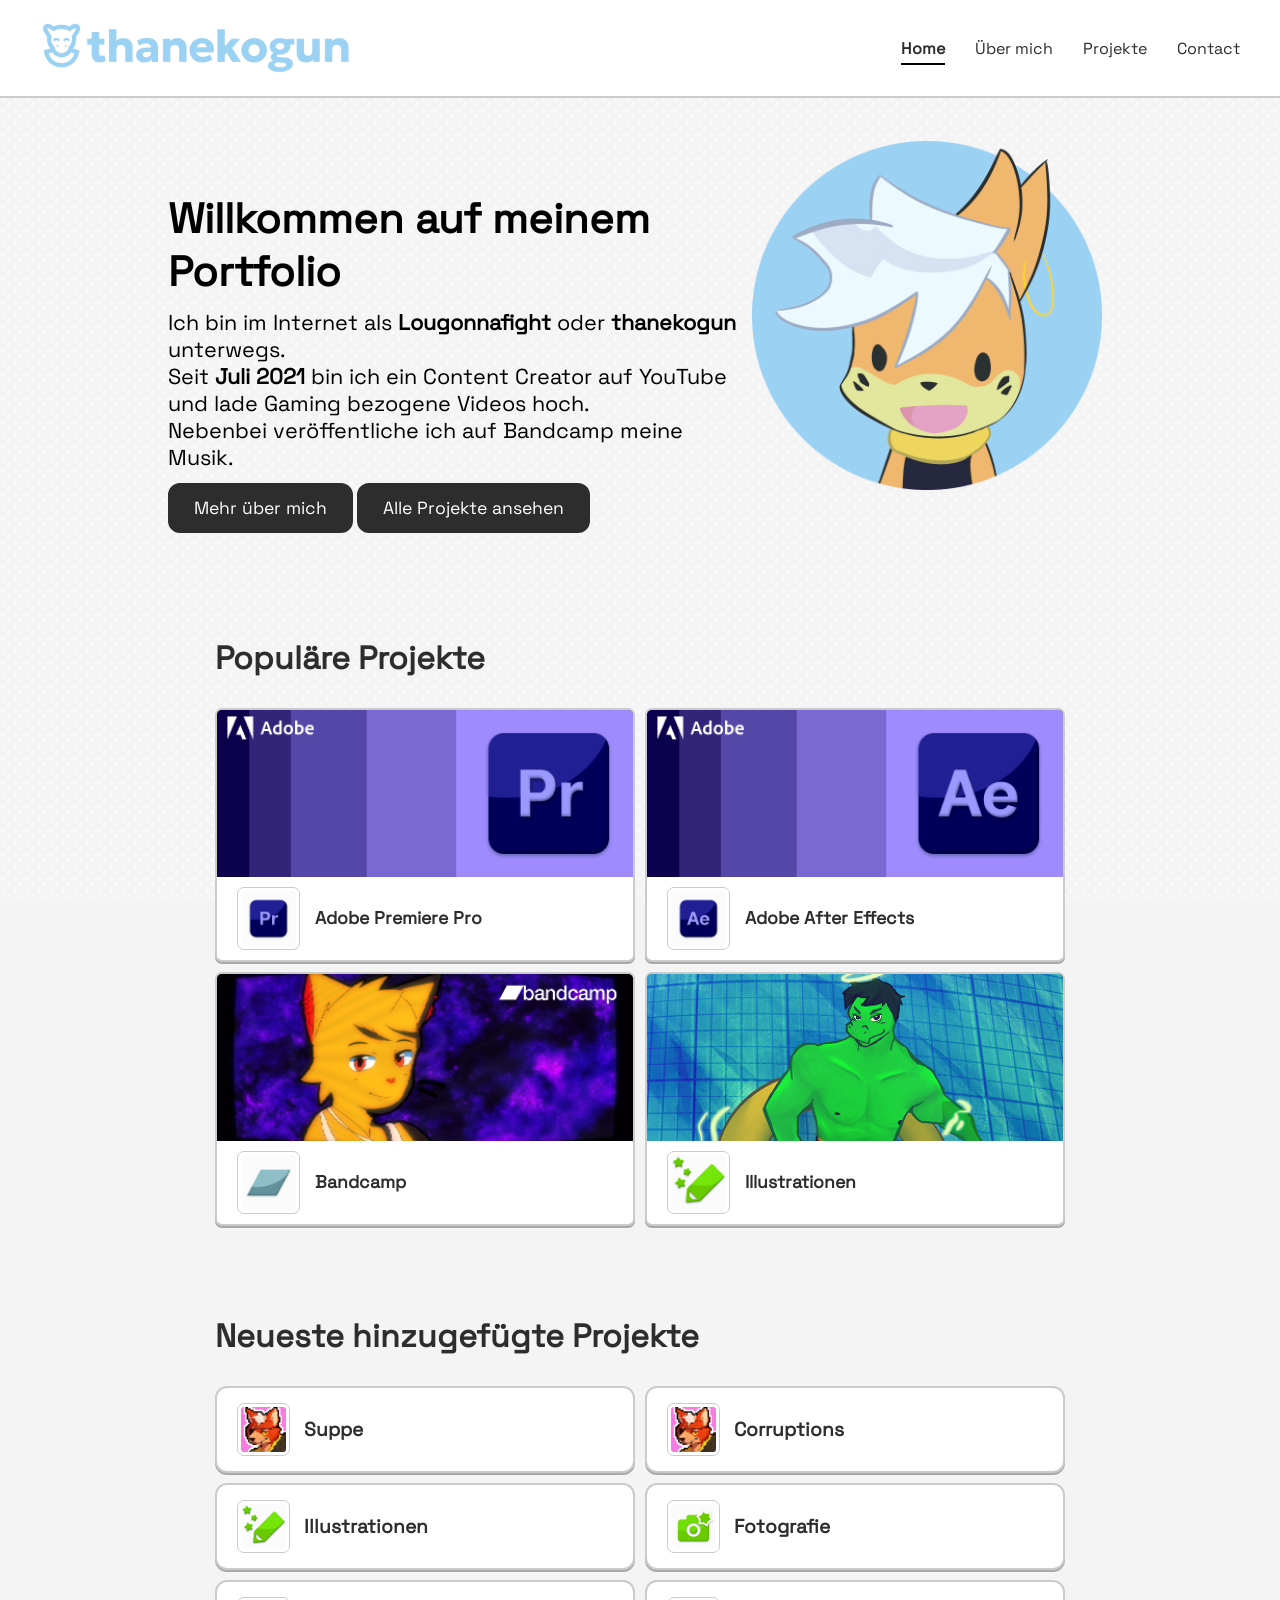
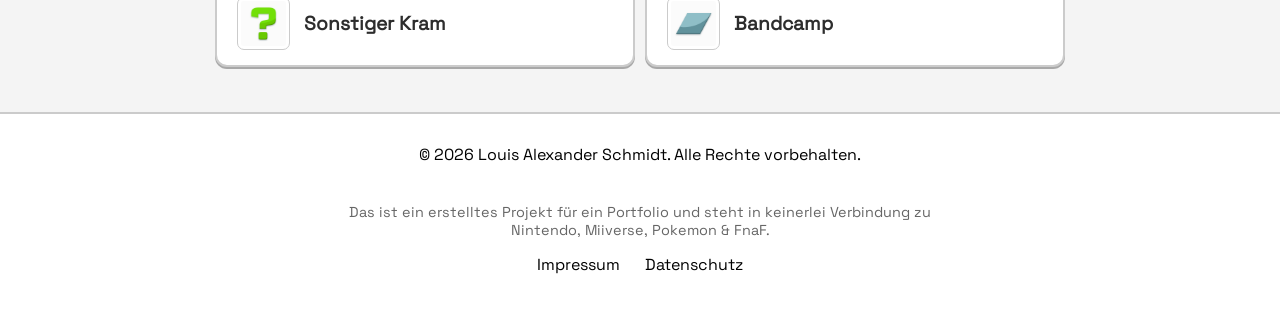
<file: index.html>
<!doctype html>
<html>
  <head>
    <meta charset="UTF-8" />
    <meta name="viewport" content="width=device-width, initial-scale=1.0" />

    <title>Portfolio - Startseite</title>
    <link rel="stylesheet" href="/css/style.css" />
    <link rel="icon" type="image/x-icon" href="/img/icon/icon.png">
  </head>

  <body>
    <header class="header">
      <div id="top-header">
        <div id="logo">
          <a href="../index.html"><img src="../img/logo.png" /></a>
        </div>
        <nav>
          <ul>
            <li class="active">
              <a href="#">Home</a>
            </li>
            <li>
              <a href="/guide/about.html">Über mich</a>
            </li>
            <li>
              <a href="/guide/projects.html">Projekte</a>
            </li>
            <li>
              <a href="/404.html">Contact</a>
            </li>
          </ul>
        </nav>
      </div>
    </header>

    <section class="hero-section">
      <div class="hero-content-wrapper">
        <div class="hero-text">
          <h1>Willkommen auf meinem Portfolio</h1>
          <h5>
            Ich bin im Internet als <b>Lougonnafight</b> oder
            <b>thanekogun</b> unterwegs. <br />
            Seit <b>Juli 2021</b> bin ich ein Content Creator auf YouTube und
            lade Gaming bezogene Videos hoch. <br />
            Nebenbei veröffentliche ich auf Bandcamp meine Musik.
          </h5>
          <div class="hero-button-container">
            <a href="/guide/about.html" class="hero-button-about"
              ><button>Mehr über mich</button></a
            >
            <a href="guide/projects.html" class="hero-button-all"
              ><button>Alle Projekte ansehen</button></a
            >
          </div>
        </div>

        <div class="hero-img-container">
          <img src="img/hero-image.png" alt="Portfolio Bild" />
        </div>
      </div>
    </section>

    <section class="hero-hot-section">
      <div class="hero-hot-wrapper">
        <h2>Populäre Projekte</h2>

        <div class="hero-hot-grid">
          <a href="/projects/pr.html" class="hero-hot-box">
            <div class="hero-hot-box-banner pr-banner"></div>
            <div class="hero-hot-box-content">
              <img
                class="hero-hot-img"
                src="/img/icon/pr.png"
                alt="Icon"
              />
              <h4>Adobe Premiere Pro</h4>
            </div>
          </a>

          <a href="/projects/ae.html" class="hero-hot-box">
            <div class="hero-hot-box-banner ae-banner"></div>
            <div class="hero-hot-box-content">
              <img
                class="hero-hot-img"
                src="/img/icon/ae.png"
                alt="Icon"
              />
              <h4>Adobe After Effects</h4>
            </div>
          </a>

          <a href="/projects/bc.html" class="hero-hot-box">
            <div class="hero-hot-box-banner bc-banner"></div>
            <div class="hero-hot-box-content">
              <img
                class="hero-hot-img"
                src="/img/icon/bc.png"
                alt="Icon"
              />
              <h4>Bandcamp</h4>
            </div>
          </a>

          <a href="/projects/illust.html" class="hero-hot-box">
            <div class="hero-hot-box-banner illu-banner"></div>
            <div class="hero-hot-box-content">
              <img
                class="hero-hot-img"
                src="/img/icon/illu.png"
                alt="Icon"
              />
              <h4>Illustrationen</h4>
            </div>
          </a>
        </div>
      </div>
    </section>

    <section class="hero-new-section">
      <div class="hero-new-wrapper">
        <h2>Neueste hinzugefügte Projekte</h2>

        <div class="hero-new-grid">
          <a href="/projects/suppe.html" class="hero-new-box">
            <img src="/img/icon/icon.png" class="hero-new-img" alt="icon" />
            <h4>Suppe</h4>
          </a>

          <a href="/projects/corruptions.html" class="hero-new-box">
            <img src="/img/icon/icon.png" class="hero-new-img" alt="icon" />
            <h4>Corruptions</h4>
          </a>

          <a href="/projects/illust.html" class="hero-new-box">
            <img
              src="/img/icon/illu.png"
              class="hero-new-img"
              alt="icon"
            />
            <h4>Illustrationen</h4>
          </a>

          <a href="/projects/foto.html" class="hero-new-box">
            <img src="/img/icon/pic.png" class="hero-new-img" alt="icon" />
            <h4>Fotografie</h4>
          </a>

          <a href="/projects/etc.html" class="hero-new-box">
            <img src="/img/icon/etc.png" class="hero-new-img" alt="icon" />
            <h4>Sonstiger Kram</h4>
          </a>

          <a href="/projects/bc.html" class="hero-new-box">
            <img src="/img/icon/bc.png" class="hero-new-img" alt="icon" />
            <h4>Bandcamp</h4>
          </a>
        </div>
      </div>
    </section>

    <footer class="footer">
      <p>© 2026 Louis Alexander Schmidt. Alle Rechte vorbehalten.</p>
      <br />

      <p class="footer-hinweis">
        Das ist ein erstelltes Projekt für ein Portfolio und steht in keinerlei
        Verbindung zu Nintendo, Miiverse, Pokemon & FnaF.
      </p>
      <div class="footer-links">
        <a href="#">Impressum</a>
        <a href="#">Datenschutz</a>
      </div>
    </footer>
  </body>
</html>
</file>
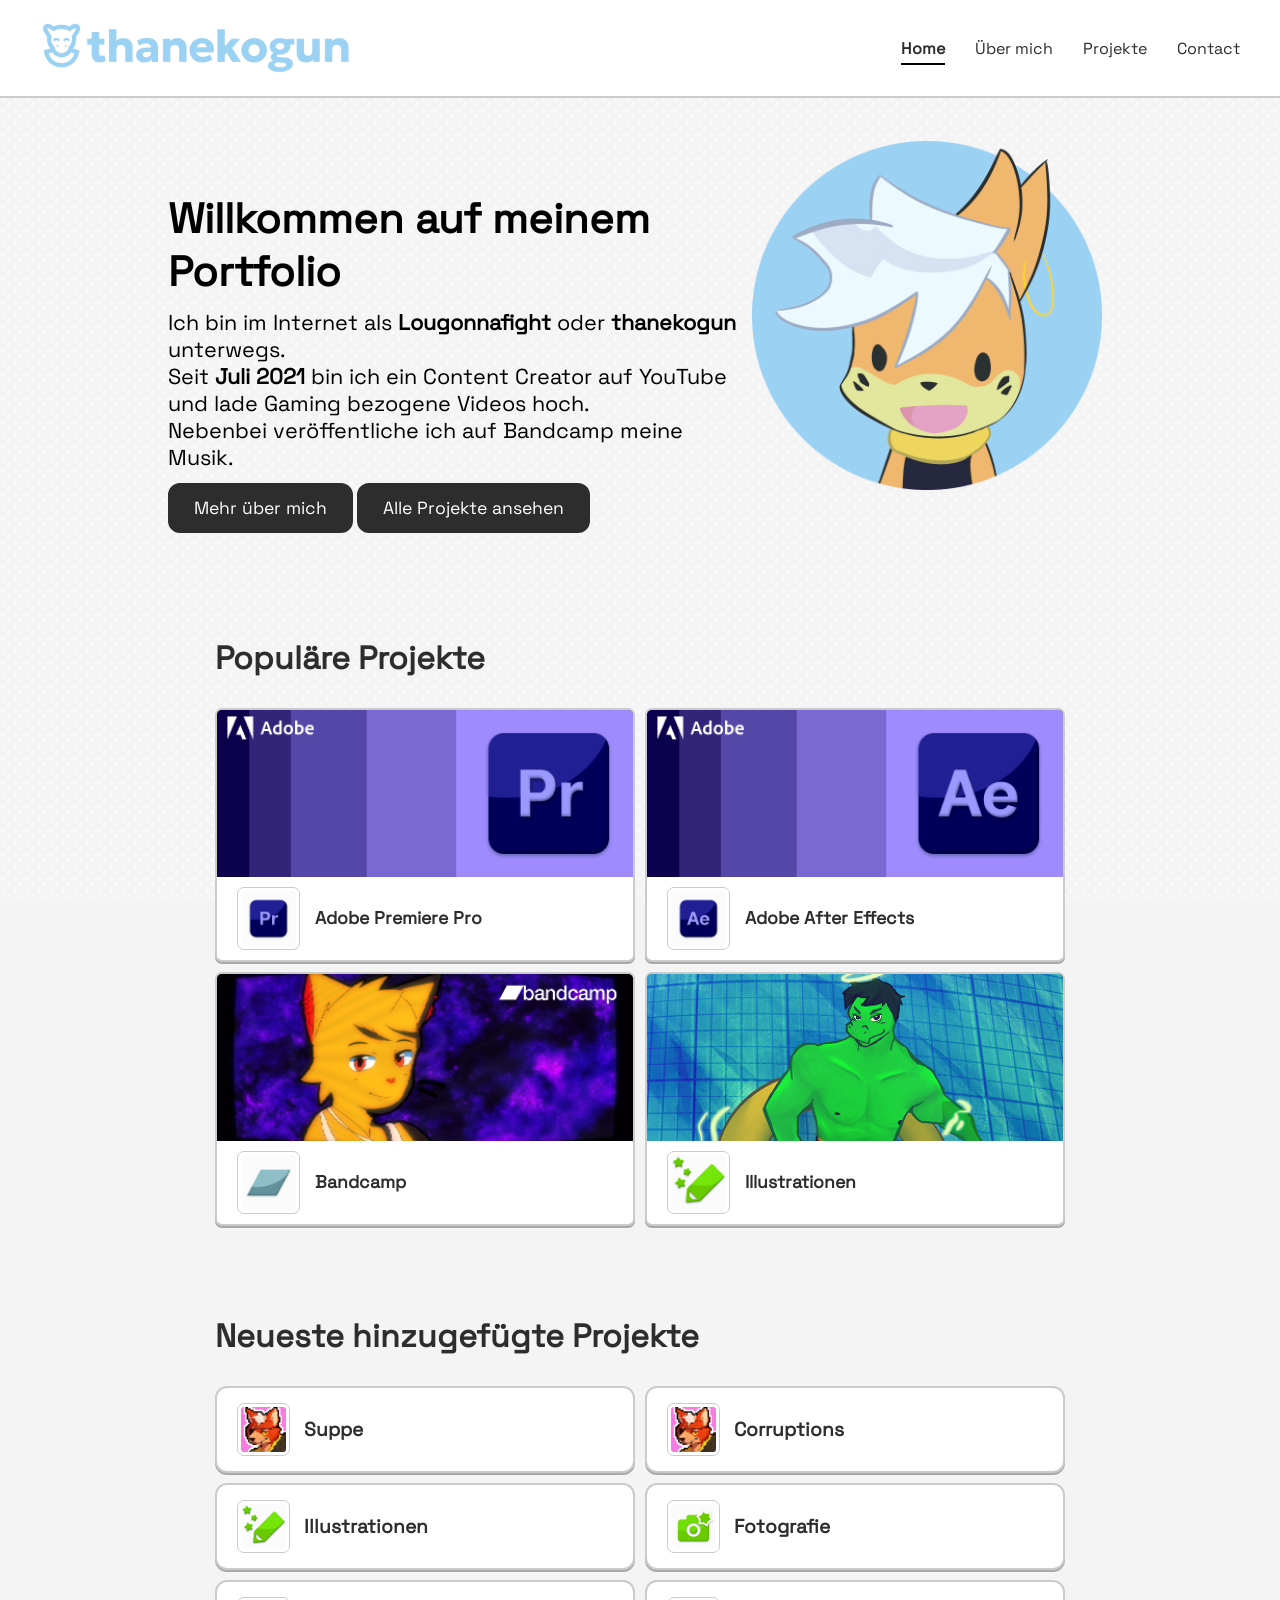
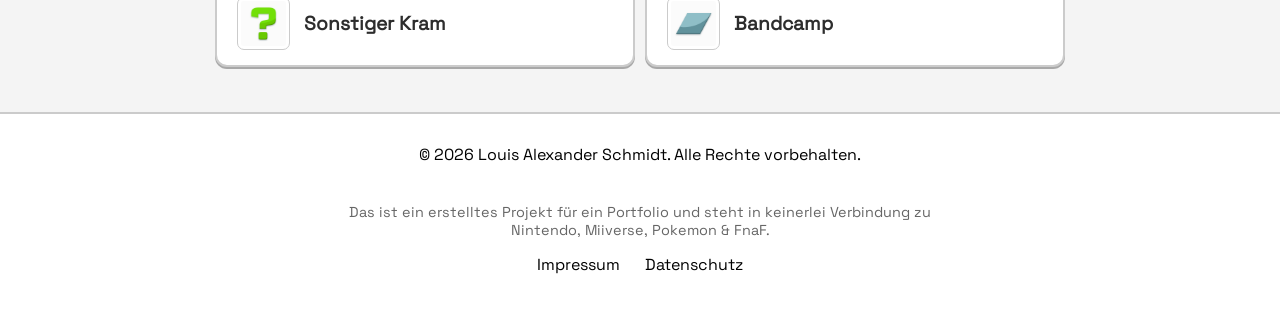
<file: main.html>
<!doctype html>
<html>
  <head>
    <meta charset="UTF-8" />
    <meta name="viewport" content="width=device-width, initial-scale=1.0" />

    <title>Portfolio - Startseite</title>
    <link rel="stylesheet" href="/css/style.css" />
    <link rel="icon" type="image/x-icon" href="/img/icon/icon.png">
  </head>

  <body>
    <header class="header">
      <div id="top-header">
        <div id="logo">
          <a href="../main.html"><img src="../img/logo.png" /></a>
        </div>
        <nav>
          <ul>
            <li class="active">
              <a href="#">Home</a>
            </li>
            <li>
              <a href="/guide/about.html">Über mich</a>
            </li>
            <li>
              <a href="/guide/projects.html">Projekte</a>
            </li>
            <li>
              <a href="/404.html">Contact</a>
            </li>
          </ul>
        </nav>
      </div>
    </header>

    <section class="hero-section">
      <div class="hero-content-wrapper">
        <div class="hero-text">
          <h1>Willkommen auf meinem Portfolio</h1>
          <h5>
            Ich bin im Internet als <b>Lougonnafight</b> oder
            <b>thanekogun</b> unterwegs. <br />
            Seit <b>Juli 2021</b> bin ich ein Content Creator auf YouTube und
            lade Gaming bezogene Videos hoch. <br />
            Nebenbei veröffentliche ich auf Bandcamp meine Musik.
          </h5>
          <div class="hero-button-container">
            <a href="/guide/about.html" class="hero-button-about"
              ><button>Mehr über mich</button></a
            >
            <a href="guide/projects.html" class="hero-button-all"
              ><button>Alle Projekte ansehen</button></a
            >
          </div>
        </div>

        <div class="hero-img-container">
          <img src="img/hero-image.png" alt="Portfolio Bild" />
        </div>
      </div>
    </section>

    <section class="hero-hot-section">
      <div class="hero-hot-wrapper">
        <h2>Populäre Projekte</h2>

        <div class="hero-hot-grid">
          <a href="/projects/pr.html" class="hero-hot-box">
            <div class="hero-hot-box-banner pr-banner"></div>
            <div class="hero-hot-box-content">
              <img
                class="hero-hot-img"
                src="/img/icon/pr.png"
                alt="Icon"
              />
              <h4>Adobe Premiere Pro</h4>
            </div>
          </a>

          <a href="/projects/ae.html" class="hero-hot-box">
            <div class="hero-hot-box-banner ae-banner"></div>
            <div class="hero-hot-box-content">
              <img
                class="hero-hot-img"
                src="/img/icon/ae.png"
                alt="Icon"
              />
              <h4>Adobe After Effects</h4>
            </div>
          </a>

          <a href="/projects/bc.html" class="hero-hot-box">
            <div class="hero-hot-box-banner bc-banner"></div>
            <div class="hero-hot-box-content">
              <img
                class="hero-hot-img"
                src="/img/icon/bc.png"
                alt="Icon"
              />
              <h4>Bandcamp</h4>
            </div>
          </a>

          <a href="/projects/illust.html" class="hero-hot-box">
            <div class="hero-hot-box-banner illu-banner"></div>
            <div class="hero-hot-box-content">
              <img
                class="hero-hot-img"
                src="/img/icon/illu.png"
                alt="Icon"
              />
              <h4>Illustrationen</h4>
            </div>
          </a>
        </div>
      </div>
    </section>

    <section class="hero-new-section">
      <div class="hero-new-wrapper">
        <h2>Neueste hinzugefügte Projekte</h2>

        <div class="hero-new-grid">
          <a href="/projects/suppe.html" class="hero-new-box">
            <img src="/img/icon/icon.png" class="hero-new-img" alt="icon" />
            <h4>Suppe</h4>
          </a>

          <a href="/projects/corruptions.html" class="hero-new-box">
            <img src="/img/icon/icon.png" class="hero-new-img" alt="icon" />
            <h4>Corruptions</h4>
          </a>

          <a href="/projects/illust.html" class="hero-new-box">
            <img
              src="/img/icon/illu.png"
              class="hero-new-img"
              alt="icon"
            />
            <h4>Illustrationen</h4>
          </a>

          <a href="/projects/foto.html" class="hero-new-box">
            <img src="/img/icon/pic.png" class="hero-new-img" alt="icon" />
            <h4>Fotografie</h4>
          </a>

          <a href="/projects/etc.html" class="hero-new-box">
            <img src="/img/icon/etc.png" class="hero-new-img" alt="icon" />
            <h4>Sonstiger Kram</h4>
          </a>

          <a href="/projects/bc.html" class="hero-new-box">
            <img src="/img/icon/bc.png" class="hero-new-img" alt="icon" />
            <h4>Bandcamp</h4>
          </a>
        </div>
      </div>
    </section>

    <footer class="footer">
      <p>© 2026 Louis Alexander Schmidt. Alle Rechte vorbehalten.</p>
      <br />

      <p class="footer-hinweis">
        Das ist ein erstelltes Projekt für ein Portfolio und steht in keinerlei
        Verbindung zu Nintendo, Miiverse, Pokemon & FnaF.
      </p>
      <div class="footer-links">
        <a href="#">Impressum</a>
        <a href="#">Datenschutz</a>
      </div>
    </footer>
  </body>
</html>
</file>
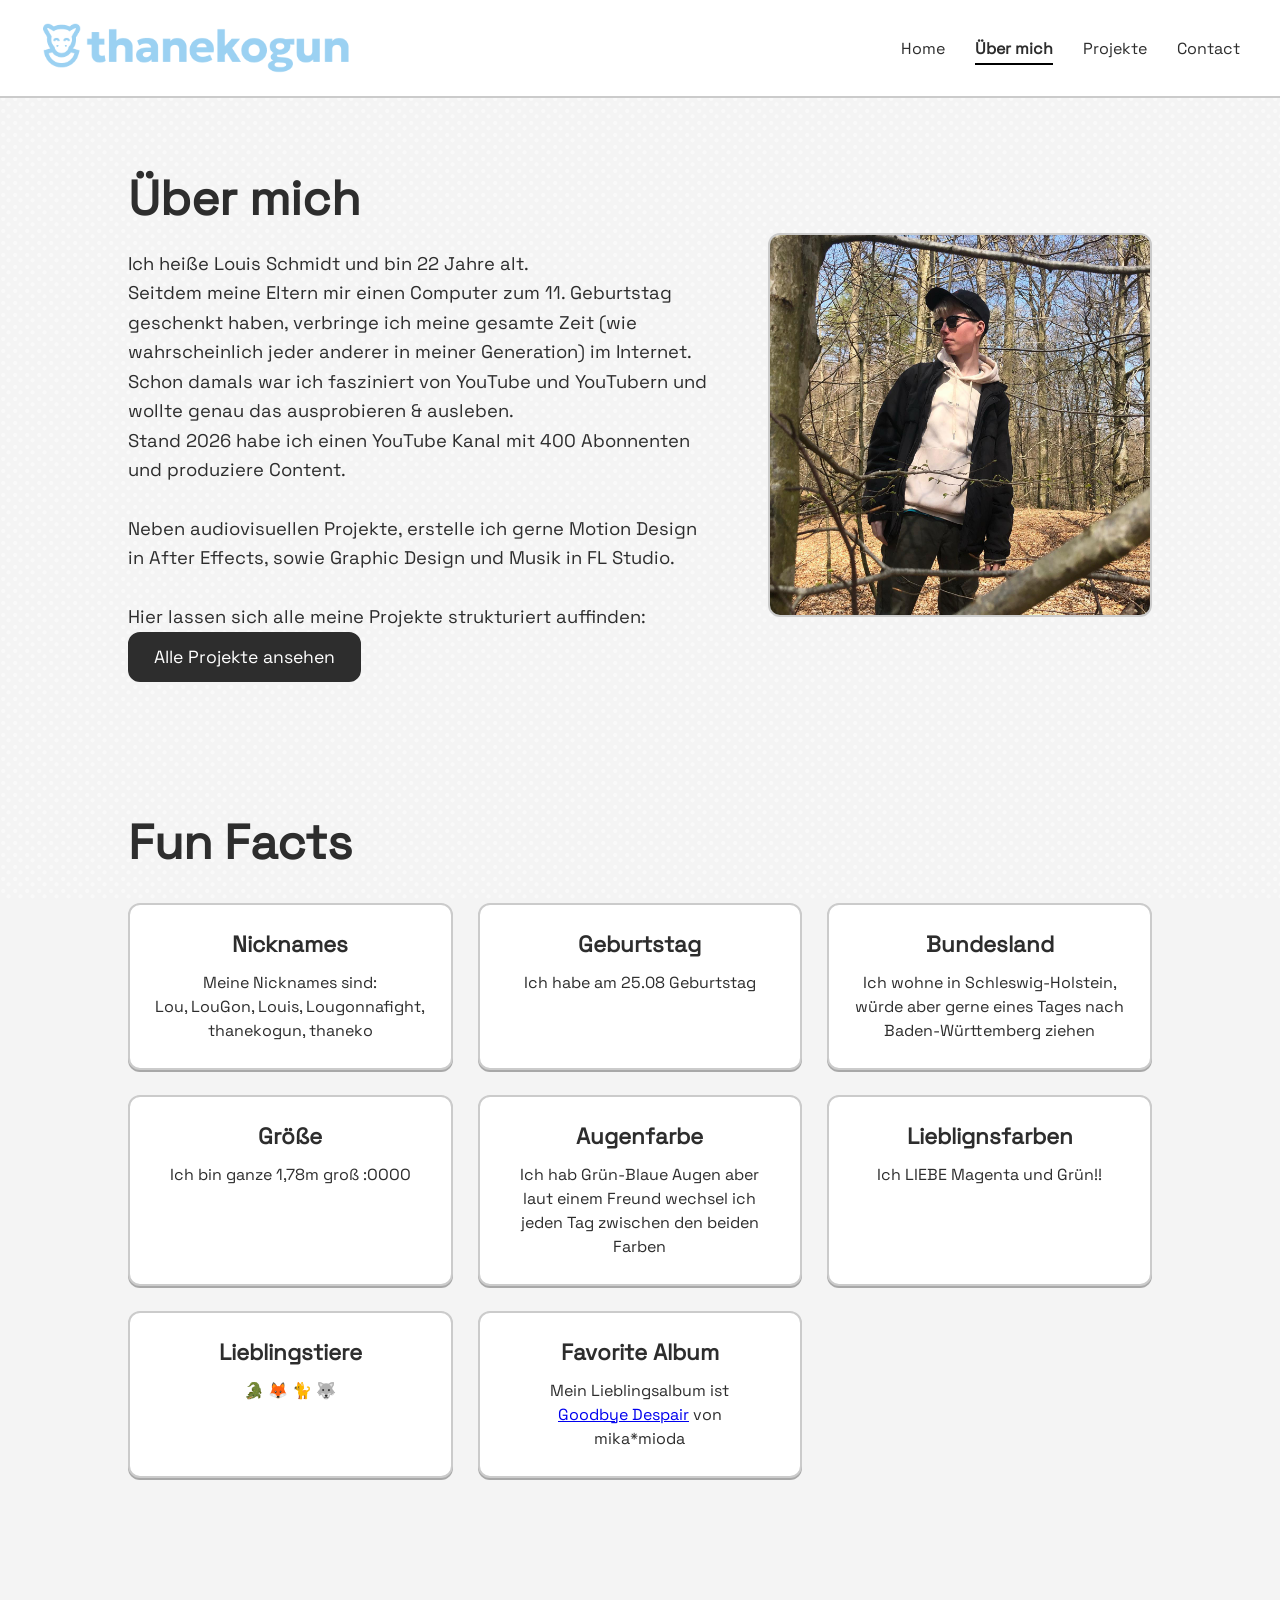
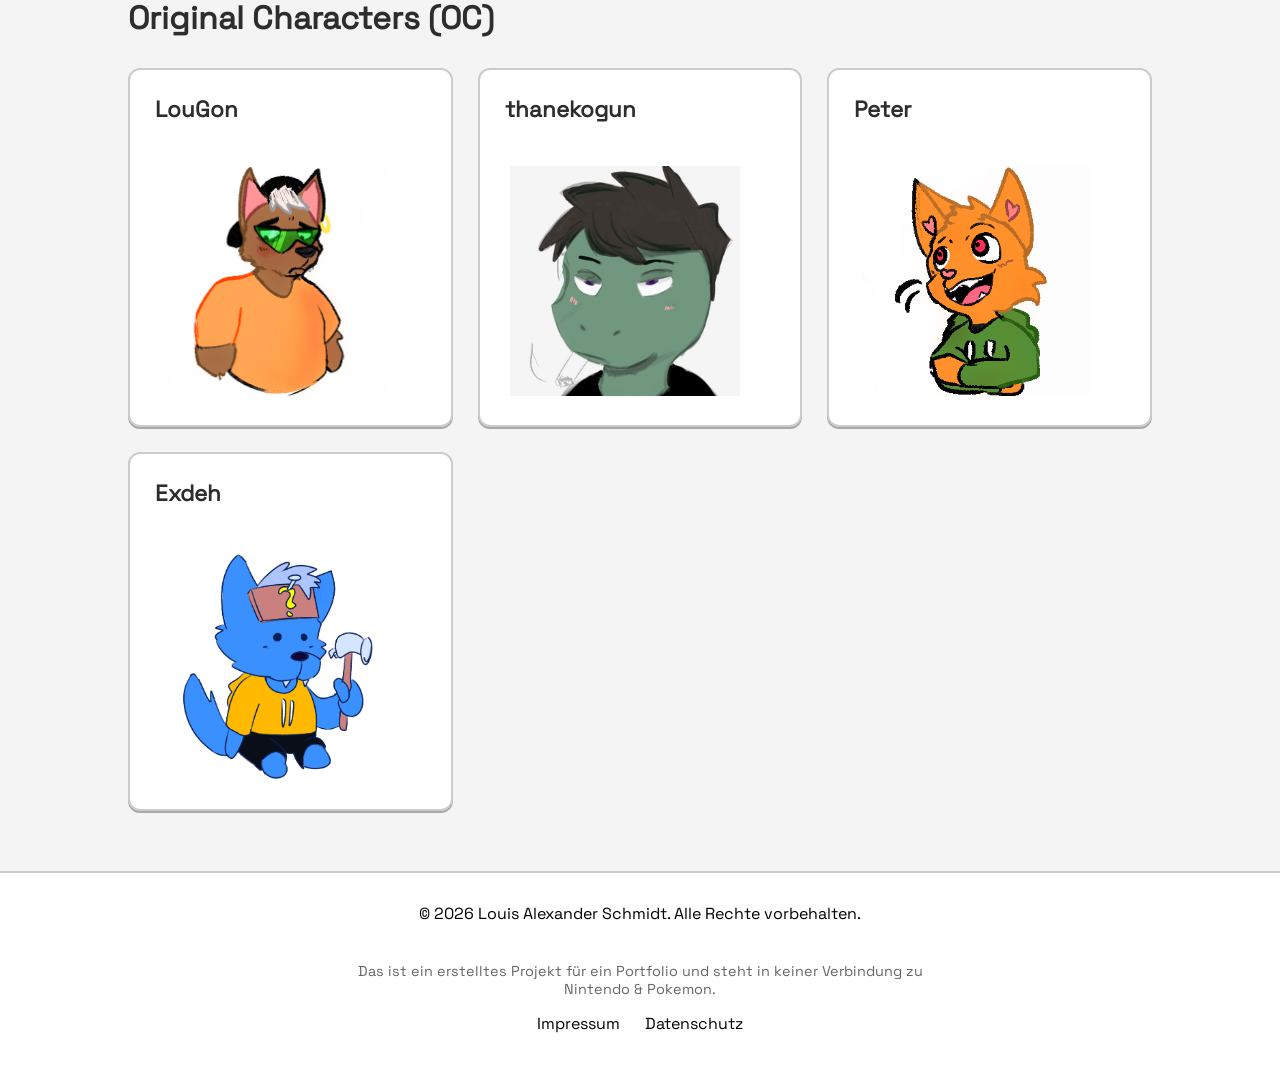
<file: guide/about.html>
<!doctype html>
<html>
  <head>
    <meta charset="UTF-8" />
    <meta name="viewport" content="width=device-width, initial-scale=1.0" />

    <title>Portfolio - Über mich</title>
    <link rel="stylesheet" href="/css/style.css" />
    <link rel="icon" type="image/x-icon" href="/img/icon/icon.png">
  </head>

  <body>
    <header class="header">
      <div id="top-header">
        <div id="logo">
          <a href="../index.html"><img src="../img/logo.png" /></a>
        </div>
        <nav>
          <ul>
            <li>
              <a href="../index.html">Home</a>
            </li>
            <li class="active">
              <a href="/guide/about.html">Über mich</a>
            </li>
            <li>
              <a href="/guide/projects.html">Projekte</a>
            </li>
            <li>
              <a href="/404.html">Contact</a>
            </li>
          </ul>
        </nav>
      </div>
    </header>

    <section class="about-section">
  <div class="about-wrapper">
    
    <div class="about-text-column">
      <h1>Über mich</h1>
      <h5>
        Ich heiße Louis Schmidt und bin 22 Jahre alt. <br />
        Seitdem meine Eltern mir einen Computer zum 11. Geburtstag geschenkt
        haben, verbringe ich meine gesamte Zeit (wie wahrscheinlich jeder
        anderer in meiner Generation) im Internet.
        <br />
        Schon damals war ich fasziniert von YouTube und YouTubern und wollte
        genau das ausprobieren & ausleben. <br />
        Stand 2026 habe ich einen YouTube Kanal mit 400 Abonnenten und
        produziere Content. <br />
        <br />
        Neben audiovisuellen Projekte, erstelle ich gerne Motion Design in
        After Effects, sowie Graphic Design und Musik in FL Studio. <br />
        <br />
        Hier lassen sich alle meine Projekte strukturiert auffinden: <br />
        <a href="/guide/projects.html" class="hero-button-all">
          <button>Alle Projekte ansehen</button>
        </a>
      </h5>
    </div>

    <div class="about-img-column">
      <img src="../img/about.jpg" alt="Portfolio Bild" />
    </div>

  </div>
</section>

    <section class="funfacts-section">
      <div class="funfacts-wrapper">
        <h1>Fun Facts</h1>

        <div class="funfacts-grid">
          <div class="fact-box">
            <h4>Nicknames</h4>
            <p>
              Meine Nicknames sind: <br />Lou, LouGon, Louis, Lougonnafight,
              thanekogun, thaneko
            </p>
          </div>

          <div class="fact-box">
            <h4>Geburtstag</h4>
            <p>Ich habe am 25.08 Geburtstag</p>
          </div>

          <div class="fact-box">
            <h4>Bundesland</h4>
            <p>
              Ich wohne in Schleswig-Holstein, würde aber gerne eines Tages nach
              Baden-Württemberg ziehen
            </p>
          </div>
          <div class="fact-box">
            <h4>Größe</h4>
            <p>Ich bin ganze 1,78m groß :OOOO</p>
          </div>

          <div class="fact-box">
            <h4>Augenfarbe</h4>
            <p>
              Ich hab Grün-Blaue Augen aber laut einem Freund wechsel ich jeden
              Tag zwischen den beiden Farben
            </p>
          </div>

          <div class="fact-box">
            <h4>Lieblignsfarben</h4>
            <p>Ich LIEBE Magenta und Grün!!</p>
          </div>
          <div class="fact-box">
            <h4>Lieblingstiere</h4>
            <p>🐊 🦊 🐈 🐺</p>
          </div>

          <div class="fact-box">
            <h4>Favorite Album</h4>
            <p>
              Mein Lieblingsalbum ist <br />
              <a
                href="https://www.youtube.com/playlist?list=PLsVdlnn2VuIEiW4yqoWi25DJw5db9jnME"
                >Goodbye Despair</a
              >
              von <br />mika*mioda
            </p>
          </div>
        </div>
      </div>
    </section>

    <section class="sonas-section">
      <div class="sonas-wrapper">
        <h2>Original Characters (OC)</h2>

        <div class="sonas-grid">
          <div class="sonas-box">
            <h4>LouGon</h4>
            <img class="sonas-img" src="/img/derp.png" />
          </div>

          <div class="sonas-box">
            <h4>thanekogun</h4>
            <img class="sonas-img" src="/img/thanekogun.jpg" />
          </div>
          <div class="sonas-box">
            <h4>Peter</h4>
            <img class="sonas-img" src="/img/peter.png" />
          </div>

          <div class="sonas-box">
            <h4>Exdeh</h4>
            <img class="sonas-img" src="/img/error.png" />
          </div>
        </div>
      </div>
    </section>

    <footer class="footer">
      <p>© 2026 Louis Alexander Schmidt. Alle Rechte vorbehalten.</p>
      <br />

      <p class="footer-hinweis">
        Das ist ein erstelltes Projekt für ein Portfolio und steht in keiner
        Verbindung zu Nintendo & Pokemon.
      </p>
      <div class="footer-links">
        <a href="#">Impressum</a>
        <a href="#">Datenschutz</a>
      </div>
    </footer>
  </body>
</html>
</file>
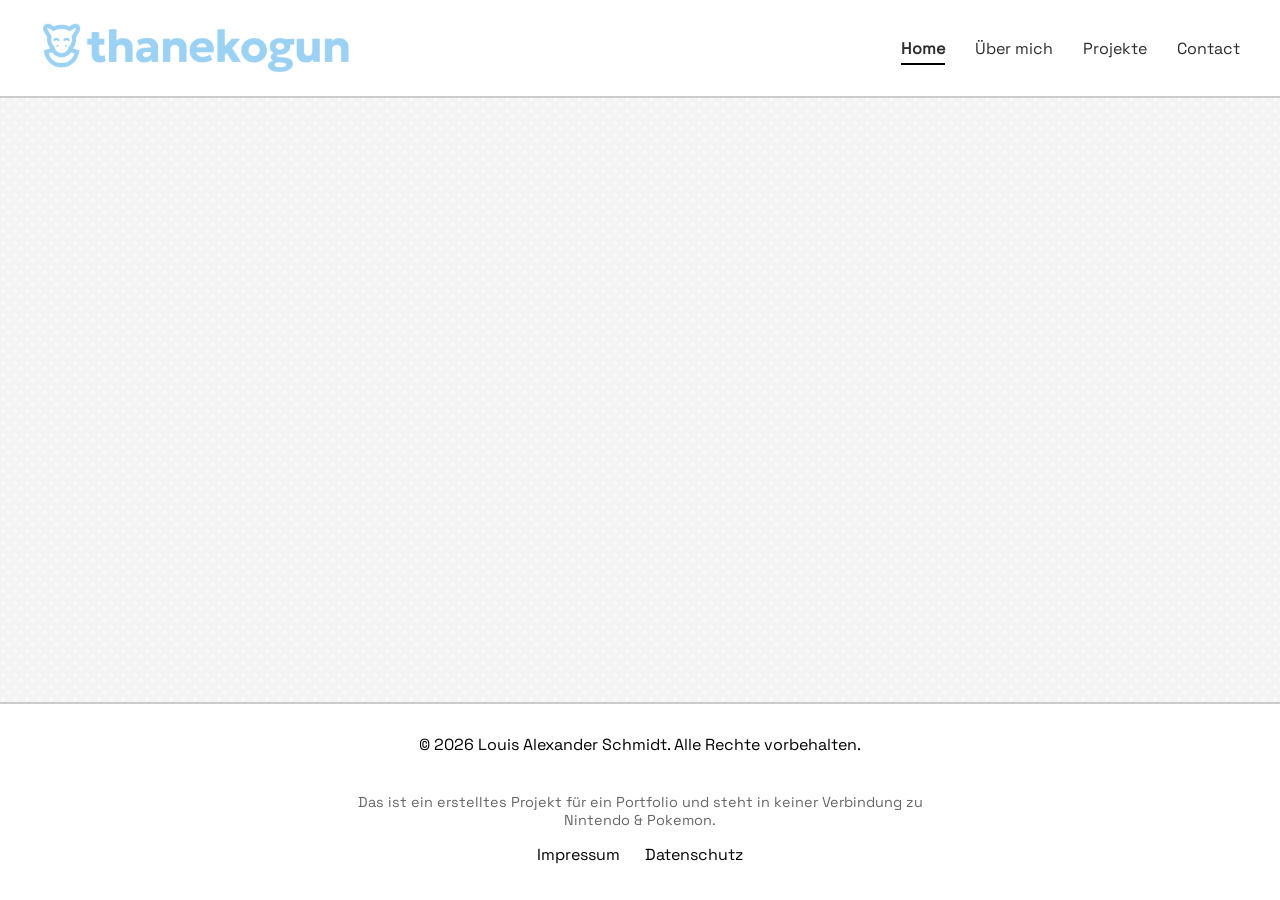
<file: guide/contact.html>
<!doctype html>
<html>
  <head>
    <meta charset="UTF-8" />
    <meta name="viewport" content="width=device-width, initial-scale=1.0" />

    <title>Portfolio - Kontakt</title>
    <link rel="stylesheet" href="/css/style.css" />
    <link rel="icon" type="image/x-icon" href="/img/icon/icon.png">
  </head>

  <body>
    <header class="header">
      <div id="top-header">
        <div id="logo">
          <a href="../index.html"><img src="../img/logo.png" /></a>
        </div>
        <nav>
          <ul>
            <li class="active">
              <a href="#">Home</a>
            </li>
            <li>
              <a href="/guide/about.html">Über mich</a>
            </li>
            <li>
              <a href="/guide/projects.html">Projekte</a>
            </li>
            <li>
              <a href="/404.html">Contact</a>
            </li>
          </ul>
        </nav>
      </div>
    </header>


    <footer class="footer">
      <p>© 2026 Louis Alexander Schmidt. Alle Rechte vorbehalten.</p>
      <br />

      <p class="footer-hinweis">
        Das ist ein erstelltes Projekt für ein Portfolio und steht in keiner
        Verbindung zu Nintendo & Pokemon.
      </p>
      <div class="footer-links">
        <a href="#">Impressum</a>
        <a href="#">Datenschutz</a>
      </div>
    </footer>
  </body>
</html>
</file>
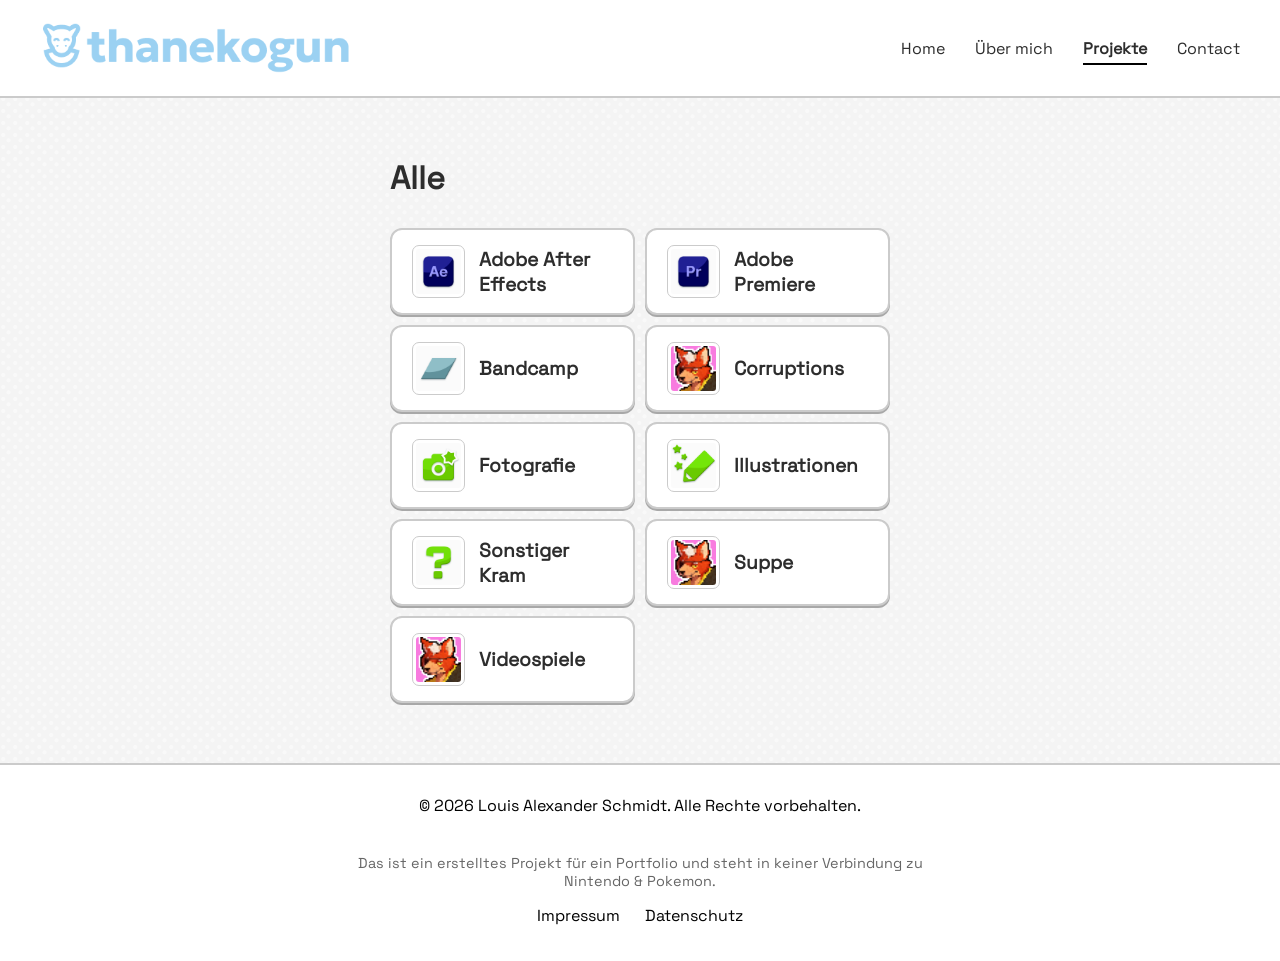
<file: guide/projects.html>
<!doctype html>
<html>
  <head>
    <meta charset="UTF-8" />
    <meta name="viewport" content="width=device-width, initial-scale=1.0" />

    <title>Portfolio - Projekte</title>
    <link rel="stylesheet" href="/css/style.css" />
    <link rel="icon" type="image/x-icon" href="/img/icon/icon.png">
  </head>

  <body>
    <header class="header">
      <div id="top-header">
        <div id="logo">
          <a href="../index.html"><img src="../img/logo.png" /></a>
        </div>
        <nav>
          <ul>
            <li>
              <a href="../index.html">Home</a>
            </li>
            <li>
              <a href="/guide/about.html">Über mich</a>
            </li>
            <li class="active">
              <a href="/guide/projects.html">Projekte</a>
            </li>
            <li>
              <a href="/404.html">Contact</a>
            </li>
          </ul>
        </nav>
      </div>
    </header>

    <section class="all-section">
      <div class="all-wrapper">
        <h2>Alle</h2>

        <div class="hero-new-grid">
          <a href="/projects/ae.html" class="hero-new-box">
            <img src="/img/icon/ae.png" class="hero-new-img" alt="icon" />
            <h4>Adobe After Effects</h4>
          </a>

          <a href="/projects/pr.html" class="hero-new-box">
            <img src="/img/icon/pr.png" class="hero-new-img" alt="icon" />
            <h4>Adobe Premiere</h4>
          </a>

          <a href="/projects/bc.html" class="hero-new-box">
            <img src="/img/icon/bc.png" class="hero-new-img" alt="icon" />
            <h4>Bandcamp</h4>
          </a>

          <a href="/projects/corruptions.html" class="hero-new-box">
            <img src="/img/icon/icon.png" class="hero-new-img" alt="icon" />
            <h4>Corruptions</h4>
          </a>

          <a href="/projects/foto.html" class="hero-new-box">
            <img src="/img/icon/pic.png" class="hero-new-img" alt="icon" />
            <h4>Fotografie</h4>
          </a>

          <a href="/projects/illust.html" class="hero-new-box">
            <img src="/img/icon/illu.png" class="hero-new-img" alt="icon" />
            <h4>Illustrationen</h4>
          </a>
          <a href="/projects/etc.html" class="hero-new-box">
            <img src="/img/icon/etc.png" class="hero-new-img" alt="icon" />
            <h4>Sonstiger Kram</h4>
          </a>
          <a href="/projects/suppe.html" class="hero-new-box">
            <img src="/img/icon/icon.png" class="hero-new-img" alt="icon" />
            <h4>Suppe</h4>
          </a>
          <a href="/404.html" class="hero-new-box">
            <img src="/img/icon/icon.png" class="hero-new-img" alt="icon" />
            <h4>Videospiele</h4>
          </a>
        </div>
      </div>
    </section>

    <footer class="footer">
      <p>© 2026 Louis Alexander Schmidt. Alle Rechte vorbehalten.</p>
      <br />

      <p class="footer-hinweis">
        Das ist ein erstelltes Projekt für ein Portfolio und steht in keiner
        Verbindung zu Nintendo & Pokemon.
      </p>
      <div class="footer-links">
        <a href="#">Impressum</a>
        <a href="#">Datenschutz</a>
      </div>
    </footer>
  </body>
</html>
</file>
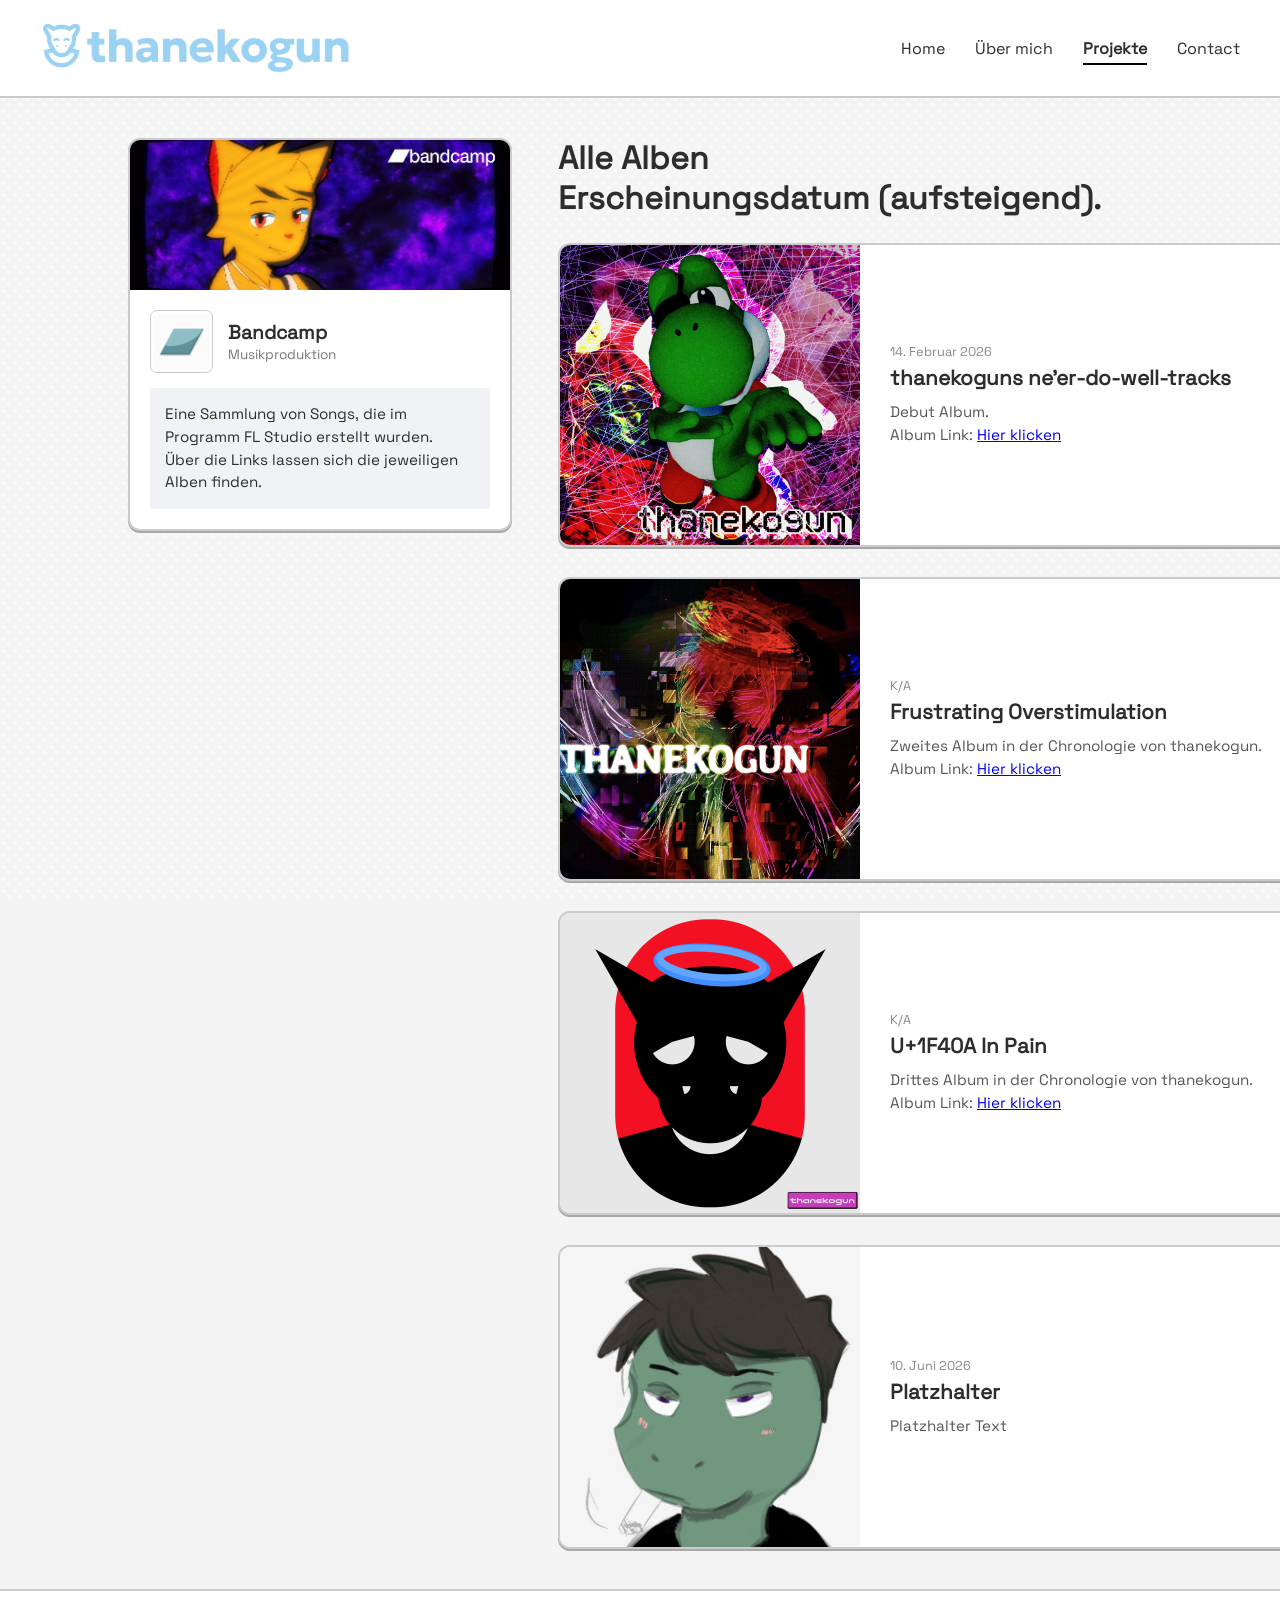
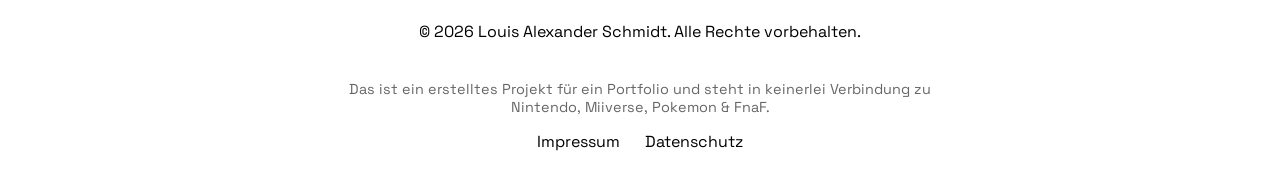
<file: projects/bc.html>
<!doctype html>
<html>
  <head>
    <meta charset="UTF-8" />
    <meta name="viewport" content="width=device-width, initial-scale=1.0" />

    <title>Portfolio - Projekte</title>
    <link rel="stylesheet" href="/css/style.css" />
    <script src="/js/javascript.js"></script>
    <link rel="icon" type="image/x-icon" href="/img/icon/icon.png">
  </head>

  <body>
    <header class="header">
      <div id="top-header">
        <div id="logo">
          <a href="../index.html"><img src="../img/logo.png" /></a>
        </div>
        <nav>
          <ul>
            <li><a href="../index.html">Home</a></li>
            <li><a href="/guide/about.html">Über mich</a></li>
            <li class="active"><a href="/guide/projects.html">Projekte</a></li>
            <li><a href="/404.html">Contact</a></li>
          </ul>
        </nav>
      </div>
    </header>

    <section class="project-page-section">
      <div class="project-sidebar">
        <div class="project-detail-box">
          <div class="project-banner-bc"></div>
          <div class="project-middle-row">
            <img
              class="project-icon"
              src="../img/icon/bc.png"
              alt="Icon"
            />
            <div class="project-title-text">
              <h4>Bandcamp</h4>
              <span class="project-category">Musikproduktion</span>
            </div>
          </div>
          <div class="project-description-card">
            <p>Eine Sammlung von Songs, die im Programm FL Studio erstellt wurden. <br>
              Über die Links lassen sich die jeweiligen Alben finden.</p>
          </div>
        </div>
      </div>



<!-- Über Card hovern und auf klick auf das jeweilige Album kommen -->

      <div class="project-feed">
        <h2>Alle Alben <br>Erscheinungsdatum (aufsteigend).</h2>

        <div class="feed-vertical-list">
          <div class="feed-row-box">
            <img src="/img/bandcamp/album1.jpg" />
            <div class="feed-row-content">
              <span class="feed-date">14. Februar 2026</span>
              <h4>thanekoguns ne'er-do-well-tracks</h4>
              <p>
                Debut Album. <br>
                Album Link: <a target="_blank" href="https://thanekogun.bandcamp.com/album/thanekoguns-neer-do-well-tracks">Hier klicken</a>
              </p>
            </div>
          </div>

          <div class="feed-vertical-list">
          <div class="feed-row-box">
            <img src="/img/bandcamp/album2.jpg" />
            <div class="feed-row-content">
              <span class="feed-date">K/A</span>
              <h4>Frustrating Overstimulation</h4>
              <p>
                Zweites Album in der Chronologie von thanekogun. <br>
                Album Link: <a target="_blank" href="https://thanekogun.bandcamp.com/album/frustrating-overstimulation">Hier klicken</a>
              </p>
            </div>
          </div>

                  <div class="feed-vertical-list">
          <div class="feed-row-box">
            <img src="/img/bandcamp/album3.jpg" />
            <div class="feed-row-content">
              <span class="feed-date">K/A</span>
              <h4>U+1F40A In Pain</h4>
              <p>
                Drittes Album in der Chronologie von thanekogun. <br>
                Album Link: <a target="_blank" href="https://thanekogun.bandcamp.com/album/u-1f40a-in-pain">Hier klicken</a>
              </p>
            </div>
          </div>

                  <div class="feed-vertical-list">
          <div class="feed-row-box">
            <img src="/img/thanekogun.jpg" />
            <div class="feed-row-content">
              <span class="feed-date">10. Juni 2026</span>
              <h4>Platzhalter</h4>
              <p>
                Platzhalter Text
              </p>
            </div>
          </div>
      </div>
    </section>
    <footer class="footer">
      <p>© 2026 Louis Alexander Schmidt. Alle Rechte vorbehalten.</p>
      <br />

      <p class="footer-hinweis">
        Das ist ein erstelltes Projekt für ein Portfolio und steht in keinerlei
        Verbindung zu Nintendo, Miiverse, Pokemon & FnaF.
      </p>
      <div class="footer-links">
        <a href="#">Impressum</a>
        <a href="#">Datenschutz</a>
      </div>
    </footer>
  </body>
</html>
</file>
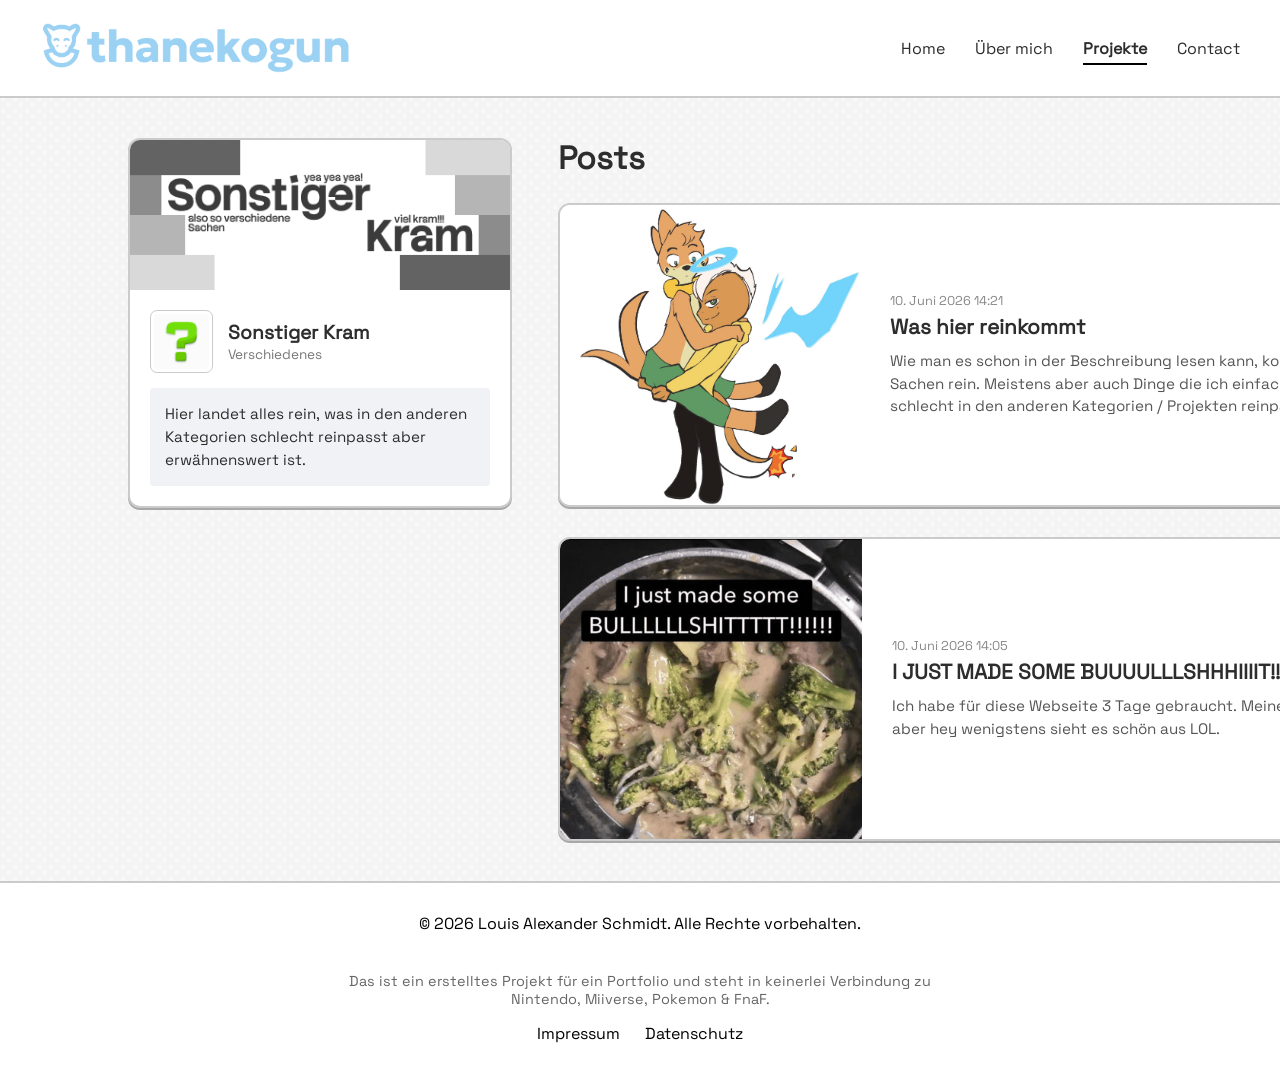
<file: projects/etc.html>
<!doctype html>
<html>
  <head>
    <meta charset="UTF-8" />
    <meta name="viewport" content="width=device-width, initial-scale=1.0" />

    <title>Portfolio - Projekte</title>
    <link rel="stylesheet" href="/css/style.css" />
    <script src="/js/javascript.js"></script>
    <link rel="icon" type="image/x-icon" href="/img/icon/icon.png">
  </head>

  <body>
    <header class="header">
      <div id="top-header">
        <div id="logo">
          <a href="../index.html"><img src="../img/logo.png" /></a>
        </div>
        <nav>
          <ul>
            <li><a href="../index.html">Home</a></li>
            <li><a href="/guide/about.html">Über mich</a></li>
            <li class="active"><a href="/guide/projects.html">Projekte</a></li>
            <li><a href="/404.html">Contact</a></li>
          </ul>
        </nav>
      </div>
    </header>

    <section class="project-page-section">
      <div class="project-sidebar">
        <div class="project-detail-box">
          <div class="project-banner-etc"></div>
          <div class="project-middle-row">
            <img
              class="project-icon"
              src="../img/icon/etc.png"
              alt="Icon"
            />
            <div class="project-title-text">
              <h4>Sonstiger Kram</h4>
              <span class="project-category">Verschiedenes</span>
            </div>
          </div>
          <div class="project-description-card">
            <p>Hier landet alles rein, was in den anderen Kategorien schlecht reinpasst aber erwähnenswert ist.</p>
          </div>
        </div>
      </div>

      <div class="project-feed">
        <h2>Posts</h2>

        <div class="feed-vertical-list">
          <div class="feed-row-box">
            <img src="/img/illu/img2.png" />
            <div class="feed-row-content">
              <span class="feed-date">10. Juni 2026 14:21</span>
              <h4>Was hier reinkommt</h4>
              <p>
                Wie man es schon in der Beschreibung lesen kann, kommen hier
                mehr unseriöse Sachen rein. Meistens aber auch Dinge die ich
                einfach zu cool finde aber sich schlecht in den anderen Kategorien
                / Projekten reinpacken lassen.
              </p>
            </div>
          </div>
          <div class="feed-row-box">
            <img src="/img/not-serious/food-i-just-made-some-bullshit.png" />
            <div class="feed-row-content">
              <span class="feed-date">10. Juni 2026 14:05</span>
              <h4>I JUST MADE SOME BUUUULLLSHHHIIIIT!!!!</h4>
              <p>
                Ich habe für diese Webseite 3 Tage gebraucht. Meine Nerven sind
                auch am Ende aber hey wenigstens sieht es schön aus LOL.
              </p>
            </div>
          </div>
        </div>
      </div>
    </section>
    <footer class="footer">
      <p>© 2026 Louis Alexander Schmidt. Alle Rechte vorbehalten.</p>
      <br />

      <p class="footer-hinweis">
        Das ist ein erstelltes Projekt für ein Portfolio und steht in keinerlei
        Verbindung zu Nintendo, Miiverse, Pokemon & FnaF.
      </p>
      <div class="footer-links">
        <a href="#">Impressum</a>
        <a href="#">Datenschutz</a>
      </div>
    </footer>
  </body>
</html>
</file>
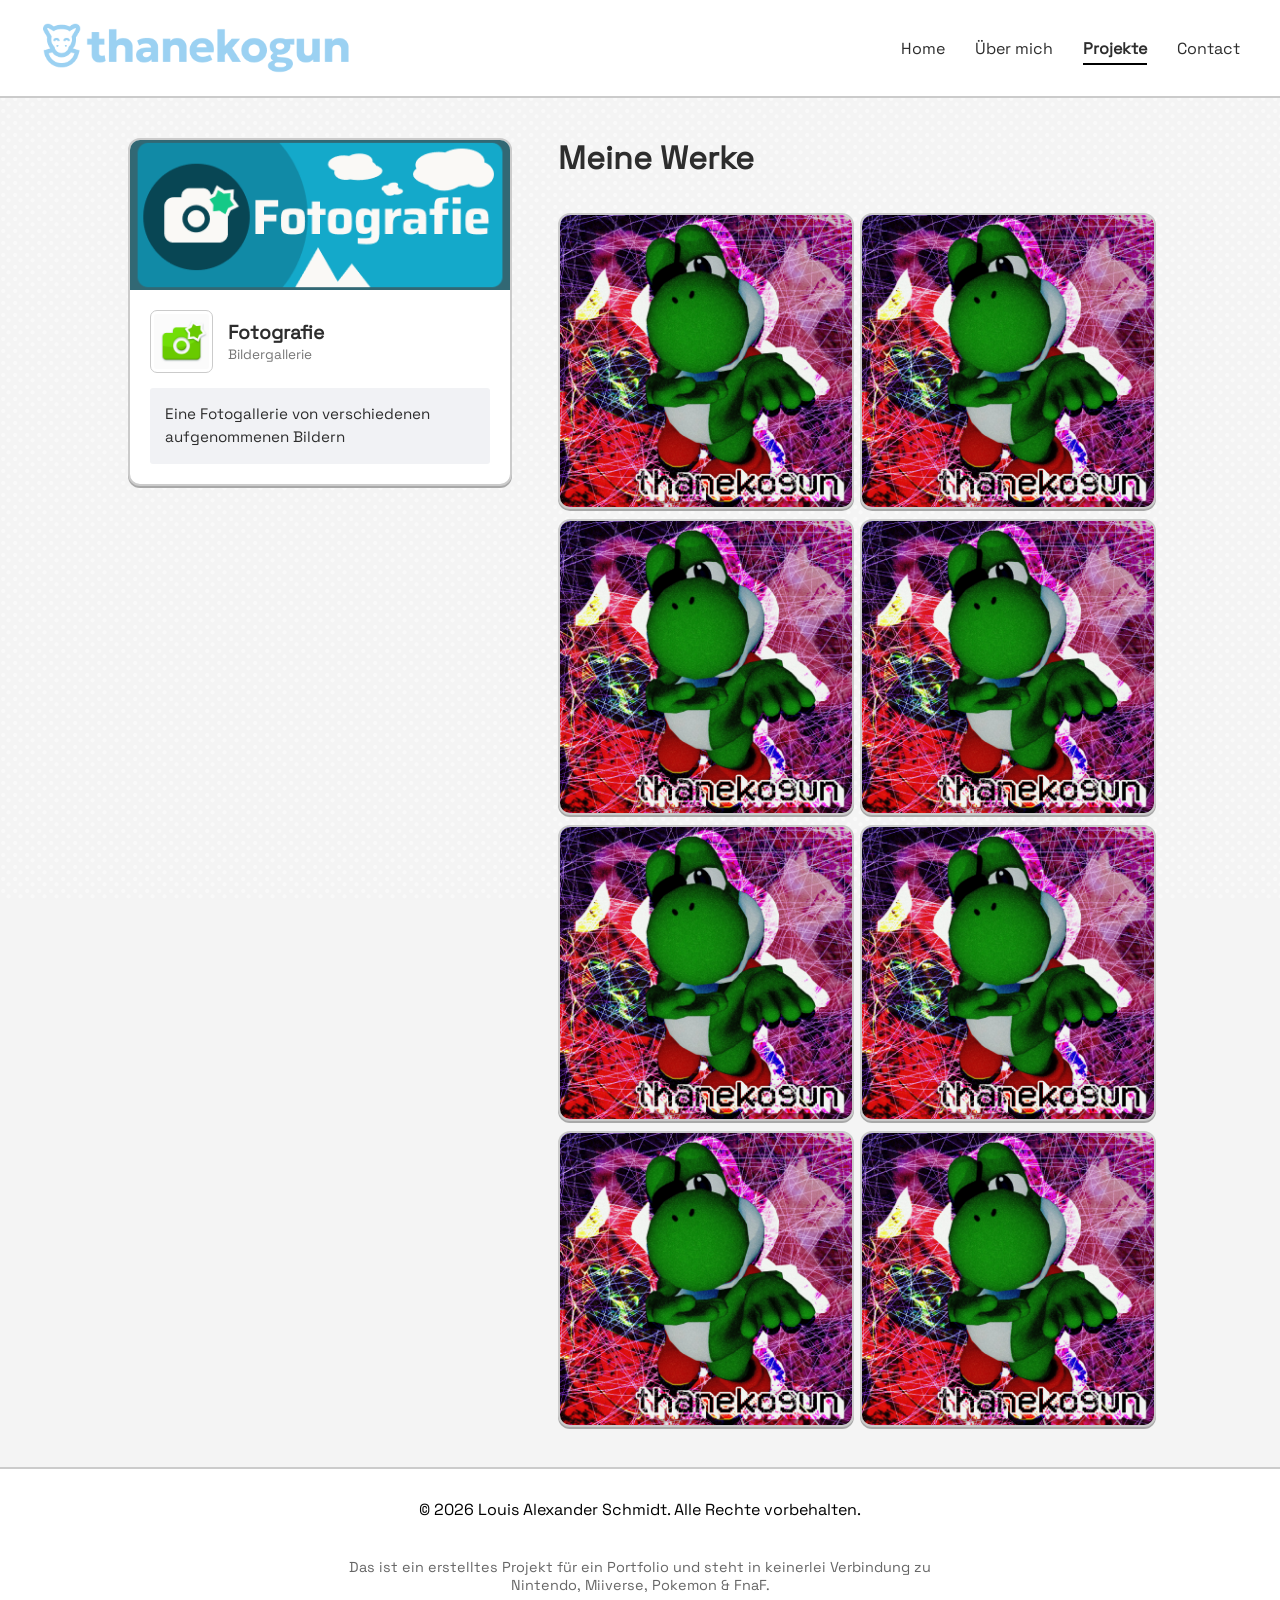
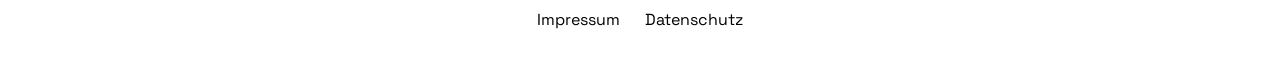
<file: projects/foto.html>
<!doctype html>
<html>
  <head>
    <meta charset="UTF-8" />
    <meta name="viewport" content="width=device-width, initial-scale=1.0" />

    <title>Portfolio - Projekte</title>
    <link rel="stylesheet" href="/css/style.css" />
    <script src="/js/javascript.js"></script>
    <link rel="icon" type="image/x-icon" href="/img/icon/icon.png">
  </head>

  <body>
    <header class="header">
      <div id="top-header">
        <div id="logo">
          <a href="../index.html"><img src="../img/logo.png" /></a>
        </div>
        <nav>
          <ul>
            <li><a href="../index.html">Home</a></li>
            <li><a href="/guide/about.html">Über mich</a></li>
            <li class="active"><a href="/guide/projects.html">Projekte</a></li>
            <li><a href="/404.html">Contact</a></li>
          </ul>
        </nav>
      </div>
    </header>

    <section class="project-page-section">
      <div class="project-sidebar">
        <div class="project-detail-box">
          <div class="project-banner-pic"></div>
          <div class="project-middle-row">
            <img class="project-icon" src="../img/icon/pic.png" alt="Icon" />
            <div class="project-title-text">
              <h4>Fotografie</h4>
              <span class="project-category">Bildergallerie</span>
            </div>
          </div>
          <div class="project-description-card">
            <p>Eine Fotogallerie von verschiedenen aufgenommenen Bildern</p>
          </div>
        </div>
      </div>

      <div class="project-feed">
        <h2>Meine Werke</h2>

        <div class="feed-vertical-list-pic">
          <div class="feed-row-box-pic">
            <img src="/img/bandcamp/album1.jpg" alt="Album 1" />
          </div>

          <div class="feed-row-box-pic">
            <img src="/img/bandcamp/album1.jpg" alt="Album 1" />
          </div>

        </div>
        <div class="feed-vertical-list-pic">
          <div class="feed-row-box-pic">
            <img src="/img/bandcamp/album1.jpg" alt="Album 1" />
          </div>

          <div class="feed-row-box-pic">
            <img src="/img/bandcamp/album1.jpg" alt="Album 1" />
          </div>

          <div class="feed-row-box-pic">
            <img src="/img/bandcamp/album1.jpg" alt="Album 1" />
          </div>

          <div class="feed-row-box-pic">
            <img src="/img/bandcamp/album1.jpg" alt="Album 1" />
          </div>
        </div>
        <div class="feed-vertical-list-pic">
          <div class="feed-row-box-pic">
            <img src="/img/bandcamp/album1.jpg" alt="Album 1" />
          </div>

          <div class="feed-row-box-pic">
            <img src="/img/bandcamp/album1.jpg" alt="Album 1" />
          </div>
        </div>
      </div>
    </section>

    <footer class="footer">
      <p>© 2026 Louis Alexander Schmidt. Alle Rechte vorbehalten.</p>
      <br />
      <p class="footer-hinweis">
        Das ist ein erstelltes Projekt für ein Portfolio und steht in keinerlei
        Verbindung zu Nintendo, Miiverse, Pokemon & FnaF.
      </p>
      <div class="footer-links">
        <a href="#">Impressum</a>
        <a href="#">Datenschutz</a>
      </div>
    </footer>
  </body>
</html>
</file>
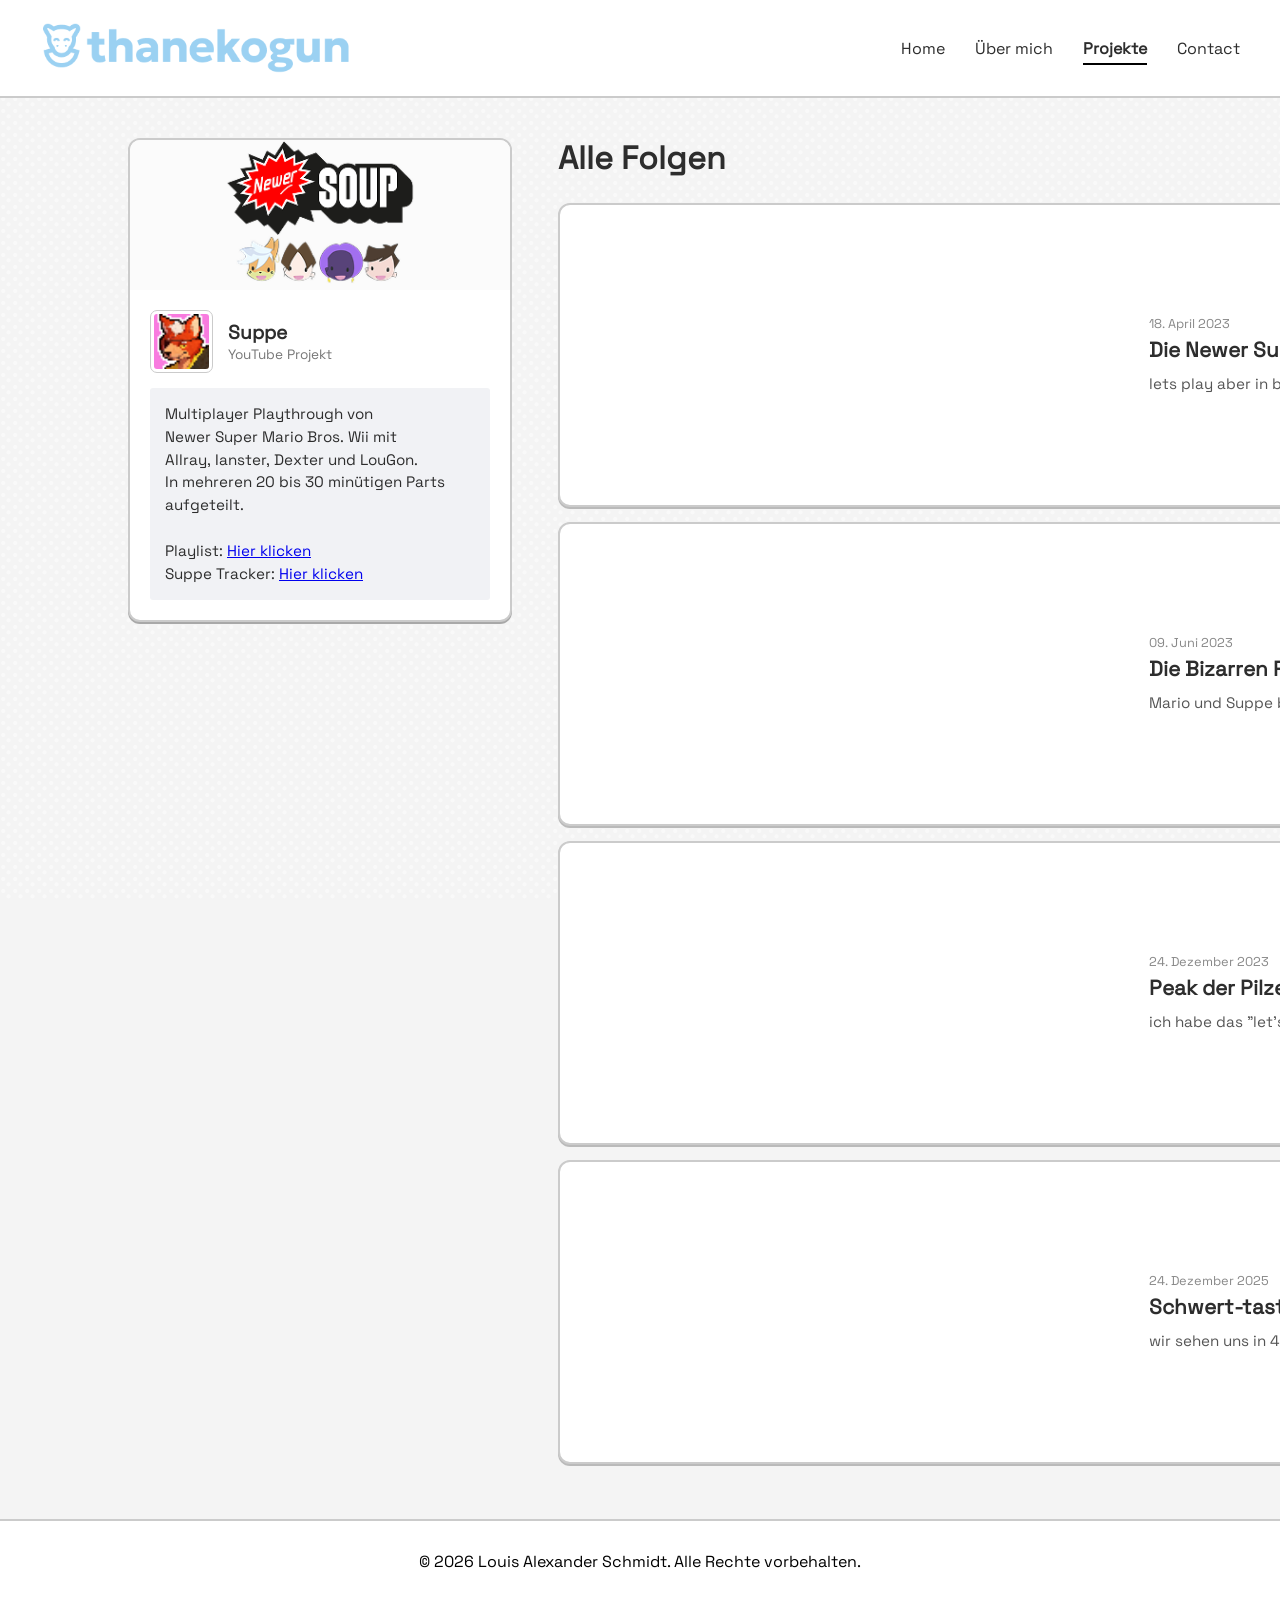
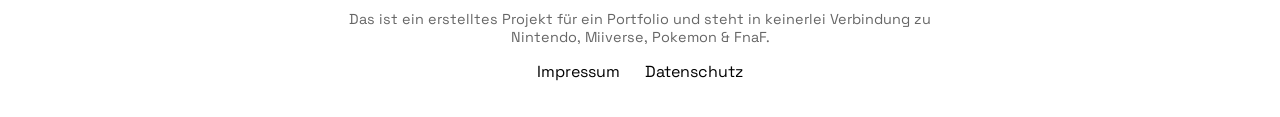
<file: projects/suppe.html>
<!doctype html>
<html>
  <head>
    <meta charset="UTF-8" />
    <meta name="viewport" content="width=device-width, initial-scale=1.0" />

    <title>Portfolio - Projekte</title>
    <link rel="stylesheet" href="/css/style.css" />
    <script src="/js/javascript.js"></script>
    <link rel="icon" type="image/x-icon" href="/img/icon/icon.png">
  </head>

  <body>
    <header class="header">
      <div id="top-header">
        <div id="logo">
          <a href="../index.html"><img src="../img/logo.png" /></a>
        </div>
        <nav>
          <ul>
            <li><a href="../index.html">Home</a></li>
            <li><a href="/guide/about.html">Über mich</a></li>
            <li class="active"><a href="/guide/projects.html">Projekte</a></li>
            <li><a href="/404.html">Contact</a></li>
          </ul>
        </nav>
      </div>
    </header>

    <section class="project-page-section">
      <div class="project-sidebar">
        <div class="project-detail-box">
          <div class="project-banner-suppe"></div>
          <div class="project-middle-row">
            <img class="project-icon" src="../img/icon/icon.png" alt="Icon" />
            <div class="project-title-text">
              <h4>Suppe</h4>
              <span class="project-category">YouTube Projekt</span>
            </div>
          </div>
          <div class="project-description-card">
            <p>
              Multiplayer Playthrough von <br> Newer Super Mario Bros. Wii mit <br>
              Allray, Ianster, Dexter und LouGon.<br> In mehreren 20 bis 30
              minütigen Parts aufgeteilt. <br> <br>
              Playlist: <a href="https://youtube.com/playlist?list=PLhZg5uU6RL817nt0pXWs4thfTj7UR7sMq">Hier klicken</a> <br>
              Suppe Tracker: <a href="https://docs.google.com/document/d/1ec3a2DqI66zWrHrI_NJptxl8wNI0sqqVmVaJAvmnthM/edit?tab=t.0">Hier klicken</a>
            </p>
          </div>
        </div>
      </div>

      <div class="project-feed">
        <h2>Alle Folgen</h2>

        <!-- Video 1 -->
        <div class="feed-vertical-list-yt">
          <div class="feed-row-box-yt">
            <iframe
              width="560"
              height="315"
              src="https://www.youtube.com/embed/9bcO2_w80l0"
              title="YouTube video player"
              frameborder="0"
              allow="
                accelerometer;
                autoplay;
                clipboard-write;
                encrypted-media;
                gyroscope;
                picture-in-picture;
                web-share;
              "
              referrerpolicy="strict-origin-when-cross-origin"
              allowfullscreen
            ></iframe>
            <div class="feed-row-content">
              <span class="feed-date">18. April 2023</span>
              <h4>Die Newer Super Mario Bros. Wii Experience... | Part 1</h4>
              <p>lets play aber in besser</p>
            </div>
          </div>
        </div>

        <!-- Video 2 -->
        <div class="feed-vertical-list-yt">
          <div class="feed-row-box-yt">
            <iframe
              width="560"
              height="315"
              src="https://www.youtube.com/embed/ZYwuKsVyDJQ"
              title="YouTube video player"
              frameborder="0"
              allow="
                accelerometer;
                autoplay;
                clipboard-write;
                encrypted-media;
                gyroscope;
                picture-in-picture;
                web-share;
              "
              referrerpolicy="strict-origin-when-cross-origin"
              allowfullscreen
            ></iframe>
            <div class="feed-row-content">
              <span class="feed-date">09. Juni 2023</span>
              <h4>Die Bizarren Rubble Ruinen... | Part 2</h4>
              <p>Mario und Suppe beste Fanfic auf Venus</p>
            </div>
          </div>
        </div>

        <!-- Video 3 -->
        <div class="feed-vertical-list-yt">
          <div class="feed-row-box-yt">
            <iframe
              width="560"
              height="315"
              src="https://www.youtube.com/embed/lQel-2juA1Y"
              title="YouTube video player"
              frameborder="0"
              allow="
                accelerometer;
                autoplay;
                clipboard-write;
                encrypted-media;
                gyroscope;
                picture-in-picture;
                web-share;
              "
              referrerpolicy="strict-origin-when-cross-origin"
              allowfullscreen
            ></iframe>
            <div class="feed-row-content">
              <span class="feed-date">24. Dezember 2023</span>
              <h4>Peak der Pilze & Skill Issues... | Part 3</h4>
              <p>ich habe das "let's play" nicht vergessen</p>
            </div>
          </div>
        </div>

        <!-- Video 4 -->
        <div class="feed-vertical-list-yt">
          <div class="feed-row-box-yt">
            <iframe
              width="560"
              height="315"
              src="https://www.youtube.com/embed/lxBm_1CkQDI"
              title="YouTube video player"
              frameborder="0"
              allow="
                accelerometer;
                autoplay;
                clipboard-write;
                encrypted-media;
                gyroscope;
                picture-in-picture;
                web-share;
              "
              referrerpolicy="strict-origin-when-cross-origin"
              allowfullscreen
            ></iframe>
            <div class="feed-row-content">
              <span class="feed-date">24. Dezember 2025</span>
              <h4>
                Schwert-tastische Schwingungen in Sakura Village... | Part 4
              </h4>
              <p>wir sehen uns in 4 jahren wieder tschöö</p>
            </div>
          </div>
        </div>
      </div>
    </section>

    <footer class="footer">
      <p>© 2026 Louis Alexander Schmidt. Alle Rechte vorbehalten.</p>
      <br />
      <p class="footer-hinweis">
        Das ist ein erstelltes Projekt für ein Portfolio und steht in keinerlei
        Verbindung zu Nintendo, Miiverse, Pokemon & FnaF.
      </p>
      <div class="footer-links">
        <a href="#">Impressum</a>
        <a href="#">Datenschutz</a>
      </div>
    </footer>
  </body>
</html>
</file>
<file: css/style.css>
/* ==========================================
   1. GLOBAL STYLES, FONTS & RESET
   ========================================== */
@font-face {
  font-family: "SpaceGrotesk";
  src: url("/font/SpaceGrotesk.ttf") format("truetype");
  font-weight: normal;
  font-style: normal;
}

html {
  height: 100%;
  margin: 0;
  overflow-y: scroll;
}

body {
  display: flex;
  flex-direction: column;
  height: 100%;
  min-height: 100vh;
  margin: 0;
  background-color: #f4f4f4;
  background-image: url("../img/dot.png");
  background-repeat: repeat;
  background-attachment: fixed;
  min-width: 320px;
}

h1 {
  font-size: 36px;
}
h2 {
  font-size: 24px;
}
h3 {
  font-size: 20px;
}
h4 {
  font-size: 16px;
}
h5 {
  font-size: 14px;
}

/* ==========================================
   2. HEADER & NAVIGATION
   ========================================== */
.header {
  background-color: #ffffff;
  border-bottom: 2px solid #cbcbcb;
  position: sticky;
  top: 0;
  z-index: 1000;
}

#top-header {
  display: flex;
  justify-content: space-between;
  align-items: center;
  max-width: 1200px;
  margin: 0 auto;
  padding: 20px 40px;
}

#logo img {
  padding: 3px;
  height: 50px;
  width: auto;
  display: block;
}

nav ul {
  display: flex;
  list-style: none;
  margin: 0;
  padding: 0;
  gap: 30px;
}

nav ul li a {
  text-decoration: none;
  color: #2d2d2d;
  font-family: "SpaceGrotesk", sans-serif;
  font-weight: 500;
  transition: color 0.2s ease;
}

nav ul li a:hover {
  color: #0a8635;
}

nav ul li.active a {
  font-weight: 700;
  border-bottom: 2px solid #000;
  padding-bottom: 4px;
}

/* ==========================================
   3. HERO SECTION (MAINPAGE)
   ========================================== */
.hero-section {
  display: flex;
  justify-content: center;
  align-items: center;
  margin: 0 auto;
  min-height: 55vh;
  padding: 40px 10%;
  max-width: 1200px;
  box-sizing: border-box;
}

.hero-content-wrapper {
  display: flex;
  justify-content: space-between;
  align-items: center;
  gap: 50px;
  width: 100%;
}

.hero-about-text-container {
  flex: 1;
  text-align: left;
}

.hero-about-text-container h1 {
  font-family: "SpaceGrotesk", sans-serif;
  font-size: 3rem;
  color: #000000;
  margin-top: 0;
  margin-bottom: 20px;
}

.hero-about-text-container h5 {
  font-family: "SpaceGrotesk", sans-serif;
  font-size: 1.2rem;
  font-weight: 400;
  line-height: 1.6;
  color: #000000;
  margin-bottom: 25px;
}

.hero-text {
  flex: 2;
  margin-bottom: 0px;
}

.hero-text h1 {
  font-family: "SpaceGrotesk";
  font-size: 2.6rem;
  margin-bottom: -25px;
}

.hero-text h5 {
  font-family: "SpaceGrotesk";
  font-size: 1.35rem;
  font-weight: 400;
  margin-bottom: 12px;
}

.hero-img-container {
  flex: 1;
  display: flex;
  justify-content: flex-end;
  padding: 10px;
}

.hero-img-container img {
  width: 120%;
  margin-bottom: 60px;
  max-width: 400px;
  height: auto;
}

/* GLOBAL BUTTONS */
.hero-button-about button,
.hero-button-all button {
  font-family: "SpaceGrotesk", sans-serif;
  font-size: 1.1rem;
  background-color: #2d2d2d;
  border: 2px solid #2d2d2d;
  border-radius: 12px;
  color: white;
  padding: 12px 24px;
  text-align: center;
  display: inline-block;
  cursor: pointer;
  transition: all 0.2s ease-in-out;
}

.hero-button-about button:hover {
  background-color: #0a8635;
  border-color: #0a8635;
}

.hero-button-all button:hover {
  background-color: #dc861c;
  border-color: #dc861c;
}

/* ==========================================
   4. ABOUT SECTION
   ========================================== */
.about-section {
  padding: 60px 10%;
  margin-top: 10px;
  background-color: transparent;
  display: flex;
  justify-content: center;
}

.about-wrapper {
  width: 100%;
  max-width: 1200px;
  display: flex;
  align-items: center;
  justify-content: space-between;
  gap: 50px;
}

.about-text-column {
  flex: 1.5;
}

.about-text-column h1 {
  font-family: "SpaceGrotesk", sans-serif;
  font-size: 3rem;
  color: #2d2d2d;
  margin-top: 0;
  margin-bottom: 20px;
}

.about-text-column h5 {
  font-family: "SpaceGrotesk", sans-serif;
  font-size: 1.15rem;
  font-weight: 400;
  line-height: 1.6;
  color: #2d2d2d;
  margin: 0;
}

.about-img-column {
  flex: 1;
  display: flex;
  justify-content: flex-end;
}

.about-img-column img {
  width: 100%;
  max-width: 380px;
  height: auto;
  border-radius: 12px;
  border: 2px solid #cbcbcb;
  display: block;
}

/* ==========================================
   5. FUN FACTS SECTION
   ========================================== */
.funfacts-section {
  padding: 60px 10%;
  margin-top: 10px;
  background-color: transparent;
  display: flex;
  justify-content: center;
}

.funfacts-wrapper {
  width: 100%;
  max-width: 1200px;
}

.funfacts-wrapper h1 {
  font-family: "SpaceGrotesk", sans-serif;
  font-size: 3rem;
  color: #2d2d2d;
  margin-top: 0;
  margin-bottom: 30px;
}

.funfacts-grid {
  display: grid;
  grid-template-columns: repeat(auto-fit, minmax(280px, 1fr));
  gap: 25px;
}

.fact-box {
  background-color: #ffffff;
  border: 2px solid #cbcbcb;
  border-radius: 12px;
  padding: 25px;
  transition: all 0.2s ease-in-out;
  box-shadow: 0px 2px 0px #a8a8a8;
}

.fact-box:hover {
  transform: translate(0px, -4px);
  box-shadow: 0px 7px 0px #a8a8a8;
  border-color: #cbcbcb;
}

.fact-box h4 {
  font-family: "SpaceGrotesk", sans-serif;
  font-size: 1.4rem;
  margin-top: 0;
  margin-bottom: 12px;
  text-align: center;
  color: #2d2d2d;
}

.fact-box p {
  font-family: "SpaceGrotesk", sans-serif;
  font-size: 1rem;
  text-align: center;
  line-height: 1.5;
  color: #2d2d2d;
  margin: 0;
}

/* ==========================================
   6. SONAS SECTION
   ========================================== */
.sonas-section {
  padding: 60px 10%;
  background-color: transparent;
  display: flex;
  justify-content: center;
}

.sonas-wrapper {
  width: 100%;
  max-width: 1200px;
}

.sonas-wrapper h2 {
  font-family: "SpaceGrotesk", sans-serif;
  font-size: 2rem;
  color: #2d2d2d;
  margin-top: 0;
  margin-bottom: 30px;
}

.sonas-grid {
  display: grid;
  grid-template-columns: repeat(auto-fit, minmax(280px, 1fr));
  gap: 25px;
}

.sonas-box {
  background-color: #ffffff;
  border: 2px solid #cbcbcb;
  border-radius: 12px;
  padding: 25px;
  transition: all 0.2s ease-in-out;
  box-shadow: 0px 2px 0px #a8a8a8;
}

.sonas-box:hover {
  transform: translate(0px, -2px);
  box-shadow: 0px 7px 0px #a8a8a8;
  border-color: #cbcbcb;
}

.sonas-box h4 {
  font-family: "SpaceGrotesk", sans-serif;
  font-size: 1.4rem;
  margin-top: 0;
  margin-bottom: 12px;
  color: #2d2d2d;
}

.sonas-box p {
  font-family: "SpaceGrotesk", sans-serif;
  font-size: 1rem;
  line-height: 1.5;
  color: #2d2d2d;
  margin: 0;
}

.sonas-img {
  margin-left: 5px;
  margin-top: 30px;
  align-items: center;
  max-width: 230px;
}

/* ==========================================
   7. ALL PROJECTS LIST SNEAKPEEK
   ========================================== */
.all-section {
  padding: 60px 10%;
  background-color: transparent;
  display: flex;
  justify-content: center;
}

.all-wrapper {
  width: 100%;
  max-width: 500px;
}

.all-wrapper h2 {
  font-family: "SpaceGrotesk", sans-serif;
  font-size: 2rem;
  color: #2d2d2d;
  margin-top: 0;
  margin-bottom: 30px;
}

.all-grid {
  display: grid;
  grid-template-columns: 1fr;
  gap: 10px;
}

.all-box {
  display: flex;
  align-items: center;
  gap: 14px;
  background-color: #ffffff;
  border: 2px solid #cbcbcb;
  border-radius: 12px;
  padding: 15px 20px;
  box-shadow: 0px 2px 0px #a8a8a8;
  transition: all 0.2s ease-in-out;
}

.all-box img {
  background-color: #ffffff;
  border: 1.5px solid #a8a8a8;
  border-radius: 7px;
  padding: 2px;
}

.all-box:hover {
  transform: translate(0px, -2px);
  box-shadow: 0px 5px 0px #a8a8a8;
  border-color: #cbcbcb;
}

.hero-all-grid {
  grid-template-columns: repeat(1, 1fr);
  gap: 50px;
}

.hero-all-box {
  display: flex;
  flex-direction: row;
  align-items: center;
  gap: 14px;
  background-color: #ffffff;
  border: 2px solid #cbcbcb;
  border-radius: 12px;
  padding: 15px 20px;
  box-shadow: 0px 2px 0px #a8a8a8;
  transition: all 0.2s ease-in-out;
  text-decoration: none;
  color: inherit;
  cursor: pointer;
}


.all-box h4 {
  font-family: "SpaceGrotesk", sans-serif;
  font-size: 1.3rem;
  color: #2d2d2d;
  margin: 0;
}

.all-box h4:hover {
  text-decoration: underline;
  color: #0a8635;
  cursor: pointer;
}

.all-box p {
  font-family: "SpaceGrotesk", sans-serif;
  font-size: 1rem;
  line-height: 1.5;
  color: #2d2d2d;
  margin: 0;
}

.all-img {
  width: 57px;
  height: auto;
  max-width: 100%;
  object-fit: contain;
  display: block;
  flex-shrink: 0;
}

/* ==========================================
   8. HERO HOT GRID (POPULÄRE PROJEKTE)
   ========================================== */
.hero-hot-section {
  padding: 10px 10%;
  margin: 35px;
}

.hero-hot-wrapper {
  width: 100%;
  max-width: 850px;
  margin: 0 auto;
}

.hero-hot-wrapper h2 {
  font-family: "SpaceGrotesk", sans-serif;
  font-size: 2rem;
  color: #2d2d2d;
  margin-top: 0;
  margin-bottom: 30px;
}

.hero-hot-grid {
  display: grid;
  grid-template-columns: repeat(2, 1fr);
  gap: 10px;
}

.hero-hot-box {
  background-color: #ffffff;
  border: 2px solid #cbcbcb;
  border-radius: 7px;
  overflow: hidden;
  box-shadow: 0px 2px 0px #a8a8a8;
  height: 250px;
  display: flex;
  flex-direction: column;
  transition: all 0.2s ease-in-out;
  text-decoration: none;
  color: inherit;
}

.hero-hot-box:hover {
  transform: translate(0px, -4px);
  box-shadow: 0px 5px 0px #a8a8a8;
}

.hero-hot-box-banner {
  width: 100%;
  height: 100%;
  background-color: #2d2d2d;
  background-size: cover;
  background-position: center;
  background-repeat: no-repeat;
  cursor: pointer;
}

/* Banner-Bilder */
.ae-banner {
  background-image: url("../img/banner/pop-ae-frame.png");
}
.pr-banner {
  background-image: url("../img/banner/pop-pr-frame.png");
}
.bc-banner {
  background-image: url("../img/banner/pop-bc-frame.png");
}
.illu-banner {
  background-image: url("../img/banner/pop-illu-frame.png");
}

.hero-hot-box-content {
  height: 50%;
  padding: 0 20px;
  display: flex;
  flex-direction: row;
  justify-content: flex-start;
  align-items: center;
  gap: 15px;
  text-align: left;
  user-select: none;
}

.hero-hot-img {
  width: 55px;
  height: 55px;
  object-fit: fill;
  background-color: #ffffff;
  border: 1.5px solid #cbcbcb;
  border-radius: 7px;
  padding: 3px;
  flex-shrink: 0;
  display: block;
}

.hero-hot-box h4 {
  font-family: "SpaceGrotesk", sans-serif;
  font-size: 1.1rem;
  color: #2d2d2d;
  margin: 0;
}

.hero-hot-box h4:hover {
  text-decoration: underline;
  color: #0a8635;
  cursor: pointer;
}

.hero-hot-box p {
  font-family: "SpaceGrotesk", sans-serif;
  font-size: 0.95rem;
  line-height: 1.4;
  color: #555555;
  margin: 0;
}

/* ==========================================
   9. NEUE PROJEKTE SEKTION (MAINPAGE)
   ========================================== */
.hero-new-section {
  padding: 10px 10%;
  margin: 35px;
}

.hero-new-wrapper {
  width: 100%;
  max-width: 850px;
  margin: 0 auto;
}

.hero-new-wrapper h2 {
  font-family: "SpaceGrotesk", sans-serif;
  font-size: 2rem;
  color: #2d2d2d;
  margin-top: 0;
  margin-bottom: 30px;
}

.hero-new-grid {
  display: grid;
  grid-template-columns: repeat(2, 1fr);
  gap: 10px;
}

.hero-new-box {
  display: flex;
  flex-direction: row;
  align-items: center;
  gap: 14px;
  background-color: #ffffff;
  border: 2px solid #cbcbcb;
  border-radius: 12px;
  padding: 15px 20px;
  box-shadow: 0px 2px 0px #a8a8a8;
  transition: all 0.2s ease-in-out;
  text-decoration: none;
  color: inherit;
  cursor: pointer;
}

.hero-new-img {
  width: 55px;
  height: 55px;
  object-fit: fill;
  background-color: #ffffff;
  border: 1.5px solid #cbcbcb;
  border-radius: 7px;
  padding: 3px;
  flex-shrink: 0;
  display: block;
}

.hero-new-box:hover {
  transform: translate(0px, -4px);
  box-shadow: 0px 5px 0px #a8a8a8;
}

.hero-new-box-content {
  display: flex;
  flex-direction: row;
  align-items: center;
  gap: 14px;
  width: 100%;
}

.hero-new-box img {
  width: 45px;
  height: 45px;
  object-fit: contain;
  flex-shrink: 0;
  display: block;
}

.hero-new-box h4 {
  font-family: "SpaceGrotesk", sans-serif;
  font-size: 1.2rem;
  color: #2d2d2d;
  margin: 0;
  cursor: pointer;
  user-select: none;
}

.hero-new-box h4:hover {
  text-decoration: underline;
  color: #0a8635;
  cursor: pointer;
}

/* ==========================================
   10. PROJEKT-DETAILED-SIDEBOX
   ========================================== */
.project-detail-box {
  background-color: #ffffff;
  border: 2px solid #cbcbcb;
  border-radius: 12px;
  max-width: 450px;
  width: 100%;
  overflow: hidden;
  box-shadow: 0px 2px 0px #a8a8a8;
  display: flex;
  flex-direction: column;
  transition: all 0.2s ease-in-out;
}

.project-banner-pr {
  width: 100%;
  height: 150px;
  background-color: #2d2d2d;
  background-image: url("../img/banner/pop-pr-frame.png");
  background-size: cover;
  background-position: center;
}

.project-banner-ae {
  width: 100%;
  height: 150px;
  background-color: #2d2d2d;
  background-image: url("../img/banner/pop-ae-frame.png");
  background-size: cover;
  background-position: center;
}

.project-banner-bc {
  width: 100%;
  height: 150px;
  background-color: #2d2d2d;
  background-image: url("../img/banner/pop-bc-frame.png");
  background-size: cover;
  background-position: center;
}

.project-banner-cs {
  width: 100%;
  height: 150px;
  background-color: #781192;
  background-image: url("../img/banner/pop-cs-frame.png");
  background-size: cover;
  background-position: center;
}

.project-banner-pic {
  width: 100%;
  height: 150px;
  background-color: #2d2d2d;
  background-image: url("../img/banner/pop-pic-frame.png");
  background-size: cover;
  background-position: center;
}

.project-banner-illu {
  width: 100%;
  height: 150px;
  background-color: #2d2d2d;
  background-image: url("../img/banner/pop-illu-frame.png");
  background-size: cover;
  background-position: center;
}

.project-banner-etc {
  width: 100%;
  height: 150px;
  background-color: #2d2d2d;
  background-image: url("../img/banner/pop-etc-frame.png");
  background-size: cover;
  background-position: center;
}

.project-banner-suppe {
  width: 100%;
  height: 150px;
  background-image: url("../img/banner/pop-suppe-frame.png");
  background-size: cover;
  background-position: center;
}

.project-banner-videogame {
  width: 100%;
  height: 150px;
  background-color: #2d2d2d;
  background-image: url("../img/banner/pop-1-frame.png");
  background-size: cover;
  background-position: center;
}

.project-middle-row {
  display: flex;
  align-items: center;
  gap: 15px;
  padding: 20px 20px 15px 20px;
}

.project-icon {
  width: 55px;
  height: 55px;
  object-fit: fill;
  background-color: #ffffff;
  border: 1.5px solid #cbcbcb;
  border-radius: 7px;
  padding: 3px;
  flex-shrink: 0;
}

.project-title-text h4 {
  font-family: "SpaceGrotesk", sans-serif;
  font-size: 1.2rem;
  color: #2d2d2d;
  margin: 0;
}

.project-title-text h4:hover {
  text-decoration: underline;
  color: #0a8635;
  cursor: pointer;
}

.project-category {
  font-family: "SpaceGrotesk", sans-serif;
  font-size: 0.85rem;
  color: #777777;
  margin-top: 20px;
}

.project-description-card {
  padding: 0 20px 20px 20px;
}

.project-description-card p {
  font-family: "SpaceGrotesk", sans-serif;
  font-size: 0.95rem;
  line-height: 1.5;
  color: #2d2d2d;
  margin: 0;
  background-color: #f1f2f5;
  border-radius: 3px;
  padding: 15px;
}

/* ==========================================
   11. PROJEKT-PAGE (ZWEI-SPALTEN-LAYOUT & LISTS)
   ========================================== */
.project-page-section {
  padding: 40px 10%;
  display: flex;
  flex-direction: row;
  align-items: flex-start;
  gap: 50px;
  justify-content: flex-start;
  width: 100%;
  max-width: 1400px;
  margin: 0;
  box-sizing: border-box;
}

.project-page-section-illu {
  padding: 40px 10%;
  display: flex;
  flex-direction: row;
  align-items: flex-start;
  gap: 50px;
  justify-content: flex-start;
  width: 100%;
  margin: 0;
  box-sizing: border-box;
}


.project-sidebar {
  flex-shrink: 0;
  width: 380px;
}

.project-feed {
  flex-grow: 1;
  max-width: 850px;
}

.project-feed h2 {
  font-family: "SpaceGrotesk", sans-serif;
  font-size: 2rem;
  color: #2d2d2d;
  margin-top: 0;
  margin-bottom: 25px;
}

.feed-vertical-list {
  display: flex;
  flex-direction: column;
  gap: 30px;
}

.feed-vertical-list-yt {
  display: flex;
  flex-direction: column;
  padding-bottom: 15px;
}

.feed-vertical-list-pic {
  display: flex;
  flex-direction: repeat(2, 1fr);
  gap: 10px;
  padding-top: 10px;
}

/* Einzelne Video-Reihen */
.feed-row-box {
  background-color: #ffffff;
  border: 2px solid #cbcbcb;
  border-radius: 12px;
  overflow: hidden;
  box-shadow: 0px 2px 0px #a8a8a8;
  transition: all 0.2s ease-in-out;
  display: flex;
  flex-direction: row;
  height: 300px;
  width: 200%; /* REPARIERT: War fälschlicherweise auf 200% */
}

.feed-row-box:hover {
  transform: translate(0px, -4px);
  box-shadow: 0px 6px 0px #a8a8a8;
}

.feed-row-box-pic {
  background-color: #ffffff;
  border: 2px solid #cbcbcb;
  border-radius: 12px;
  overflow: hidden;
  box-shadow: 0px 2px 0px #a8a8a8;
  transition: all 0.2s ease-in-out;
  display: flex;
  flex-direction: row;
  height: auto;
  width: auto; /* REPARIERT: War fälschlicherweise auf 200% */
}

.feed-row-box-pic:hover {
  transform: translate(0px, -4px);
  box-shadow: 0px 5px 0px #A8A8A7;
}

.feed-vertical-list-pic {
  display: grid;
  grid-template-columns: repeat(auto-fit, minmax(200px, 1fr)); /* 200px ist eine super Basisgröße */ 
  width: 100%; /* REPARIERT: Verhindert das Herausquellen der Seite */
}

.feed-row-box-pic {
  width: 100%;
  /* Keine feste Breite hier, das regelt jetzt das Grid! */
}

.feed-row-box-pic img {
  width: 100%;
  aspect-ratio: 1 / 1; /* Macht das Bild IMMER perfekt quadratisch, egal wie breit die Spalte wird */
  object-fit: cover;   /* Schneidet zwar minimal an den Rändern, hält die Kacheln aber perfekt uniform */
}

.project-feed-yt {
  flex-grow: 1;
  max-width: 850px;
  gap: 50cm;
}

.feed-row-box-yt {
  background-color: #ffffff;
  border: 2px solid #cbcbcb;
  border-radius: 12px;
  overflow: hidden;
  box-shadow: 0px 2px 0px #bababa;
  transition: all 0.2s ease-in-out;
  display: flex;
  flex-direction: row;
  height: 300px;
  width: 160%; /* REPARIERT: War fälschlicherweise auf 200% */
}

.feed-row-box-yt:hover {
  transform: translate(0px, -4px);
  box-shadow: 0px 6px 0px #a8a8a8;
}

.feed-row-media {
  width: 45%;
  height: 100%;
  background-color: #000000;
  flex-shrink: 0;
  display: flex;
  align-items: center;
  justify-content: center;
}

.feed-row-media video {
  width: 100%;
  height: 100%;
  object-fit: cover;
  display: block;
}

.feed-row-content {
  padding: 30px;
  display: flex;
  flex-direction: column;
  justify-content: center;
  width: 55%;
  box-sizing: border-box;
}

.feed-date {
  font-family: "SpaceGrotesk", sans-serif;
  font-size: 0.8rem;
  color: #888888;
  margin-bottom: 5px;
}

.feed-row-content h4 {
  font-family: "SpaceGrotesk", sans-serif;
  font-size: 1.3rem;
  margin-top: 0;
  margin-bottom: 10px;
  color: #2d2d2d;
}

.feed-row-content p {
  font-family: "SpaceGrotesk", sans-serif;
  font-size: 0.95rem;
  line-height: 1.5;
  color: #555555;
  margin: 0;
}

/* ==========================================
   12. CUSTOM VIDEO PLAYER CONTROLS
   ========================================== */
.custom-player {
  position: relative;
  background-color: #000;
}

.custom-controls {
  position: absolute;
  bottom: 0;
  left: 0;
  width: 100%;
  background-color: rgba(255, 255, 255, 0.95);
  border-top: 2px solid #cbcbcb;
  padding: 5px 5px;
  display: flex;
  align-items: center;
  gap: 15px;
  box-sizing: border-box;
  opacity: 0;
  pointer-events: none; /* Verhindert, dass man die unsichtbaren Buttons aus Versehen klickt */

  transition: opacity 0.3s ease-in-out;
}

.custom-player:hover .custom-controls {
  opacity: 1;
  pointer-events: auto;
}

.player-btn {
  background-color: #2d2d2d;
  border: 2px solid #2d2d2d;
  border-radius: 6px;
  color: white;
  font-family: "SpaceGrotesk", sans-serif;
  font-size: 0.9rem;
  cursor: pointer;
  transition: all 0.1s ease;
  display: flex;
  align-items: center;
  justify-content: center;
  padding: 6px 10px;
}

.player-btn:hover {
  background-color: #0a8635;
  border-color: #0a8635;
}

.progress-bar-container {
  flex-grow: 1;
  height: 8px;
  background-color: #cbcbcb;
  border-radius: 4px;
  cursor: pointer;
  position: relative;
  overflow: hidden;
}

.progress-bar-fill {
  height: 100%;
  width: 0%;
  background-color: #dc861c;
  transition: width 0.1s linear;
}

.btn-icon {
  width: 16px;
  height: 16px;
  object-fit: contain;
  display: block;
}

.custom-player:fullscreen video {
  width: 100% !important;
  height: calc(100% - 0px) !important; /* Gibt der Leiste unten genug Luft */
  object-fit: contain !important; /* Zwingt das Video, das GANZE Bild ohne Cut zu zeigen */
}

/* Sorgt dafür, dass der Player-Hintergrund im Vollbild tiefschwarz ist, falls Balken entstehen */
.custom-player:fullscreen {
  background-color: #000000 !important;
  display: flex;
  align-items: center;
  justify-content: center;
}

.custom-player:fullscreen .custom-controls {
  position: absolute;
  bottom: 0;
  z-index: 2147483647;
}

/* ==========================================
   13. FOOTER
   ========================================== */
.footer {
  background-color: #ffffff;
  border-top: 2px solid #cbcbcb;
  padding: 30px 10px;
  display: flex;
  justify-content: center;
  align-items: center;
  flex-direction: column;
  gap: 10px;
  margin-top: auto;
}

.footer p {
  font-family: "SpaceGrotesk", sans-serif;
  margin: 0;
  text-align: center;
}

.footer-links {
  display: flex;
  gap: 15px;
}

.footer-links a {
  font-family: "SpaceGrotesk", sans-serif;
  color: #000;
  text-decoration: none;
  padding: 5px;
}

.footer-links a:hover {
  text-decoration: underline;
}

.footer-hinweis {
  max-width: 600px;
  text-align: center;
  font-size: 0.9rem;
  color: #666;
}

/* ==========================================
   14. MEDIA QUERIES (RESPONSIVE STYLES)
   ========================================== */
@media (max-width: 992px) {
  .project-page-section {
    flex-direction: column !important;
    gap: 40px !important;
    padding: 20px 5% !important;
  }

  .project-sidebar,
  .project-feed {
    width: 100% !important;
    max-width: 100% !important;
  }

  .project-sidebar {
    display: flex !important;
    justify-content: center !important;
  }

  .project-detail-box {
    max-width: 450px !important;
    width: 100% !important;
  }

  .project-banner {
    height: 130px !important;
  }

  /* --- HIER IST DIE RADIKALE VIDEO-REPARATUR --- */
  .feed-row-box {
    flex-direction: column; /* Video oben, Text unten */
    height: auto; /* DAS HIER KILLT DEN SCHWARZRAUM! Die Box passt sich dem Inhalt an */
    width: 100%;
  }

  .feed-row-media {
    width: 100%;
    height: auto; /* Keine feste Höhe fürs Video */
    aspect-ratio: 16 / 9; /* Erzwingt das perfekte Video-Verhältnis auf jedem Handy */
    background-color: #000000;
  }

  .feed-row-media video {
    width: 100%;
    height: 100%;
    object-fit: cover; /* Wenn du "cover" nutzt, füllt das Video die 16:9 Box komplett aus */
    display: block;
  }

  .feed-row-content {
    width: 100%;
    padding: 20px; /* Der Text hat jetzt unter dem Video unendlich viel Platz */
  }
}

/* MOBILE VERSION */

@media (max-width: 768px) {
  html,
  body {
    max-width: 100%;
    overflow-x: clip;
  }

  #top-header {
    padding: 15px 20px;
    flex-direction: column;
    gap: 15px;
  }

  #logo img {
    max-width: 240px;
    max-height: 40px;
  }

  nav ul {
    gap: 15px;
  }

  .hero-section,
  .funfacts-section {
    padding: 10px 5px;
    margin: 10%;
  }

  .hero-section {
    min-height: auto;
    height: auto;
    flex-direction: column;
    text-align: center;
  }

  .hero-content-wrapper {
    flex-direction: column-reverse;
    text-align: center;
    gap: 200px;
  }

  .hero-text {
    padding: 3%;
  }

  .hero-text h1,
  .funfacts-wrapper h1 {
    font-size: 2rem;
    margin-top: -70px;
  }

  .hero-text h5 {
    font-size: 1.05rem;
    line-height: 1.5;
  }

  .hero-button-container {
    display: flex;
    flex-direction: column;
    gap: 15px;
    align-items: center;
    width: 100%;
    margin-top: 20px;
    padding-bottom: 5%;
  }

  .hero-button-container a,
  .hero-button-container button {
    width: 100%;
    max-width: 280px;
  }

  .hero-img-container {
    justify-content: center;
    width: 100%;
    margin-top: 10px;
  }

  .hero-img-container img {
    max-width: 250px;
    margin: 0 auto -110px auto;
  }

  .about-wrapper {
    flex-direction: column-reverse;
    gap: 30px;
    text-align: center;
  }

  .about-text-column h1 {
    font-size: 2.2rem;
  }

  .about-img-column {
    justify-content: center;
  }

  .about-img-column img {
    max-width: 280px;
  }

  .hero-hot-grid {
    grid-template-columns: 1fr;
    gap: 20px;
    justify-content: center;
    justify-items: center;
  }

  .hero-hot-wrapper h2 {
    text-align: center;
  }

  .hero-hot-box {
    width: 350px;
    height: 220px;
  }

  .hero-hot-box-content {
    padding: 0 15px;
    gap: 12px;
  }

  .hero-hot-box h4 {
    font-size: 1.05rem;
  }

  .hero-new-grid {
    grid-template-columns: 1fr;
    gap: 17px;
    justify-content: center;
    justify-items: center;
    padding-right: 44px;
  }

  .hero-new-wrapper h2 {
    text-align: center;
  }

  .hero-new-box {
    width: 100%;
    max-width: 350px;
    margin: 0 auto;
  }

  .hero-new-box h4 {
    font-size: 1.05rem;
  }

  .feed-row-box-yt {
        flex-direction: column; /* Video oben, Text unten */
    height: auto; /* DAS HIER KILLT DEN SCHWARZRAUM! Die Box passt sich dem Inhalt an */
    width: 100%;
  }
}
</file>
